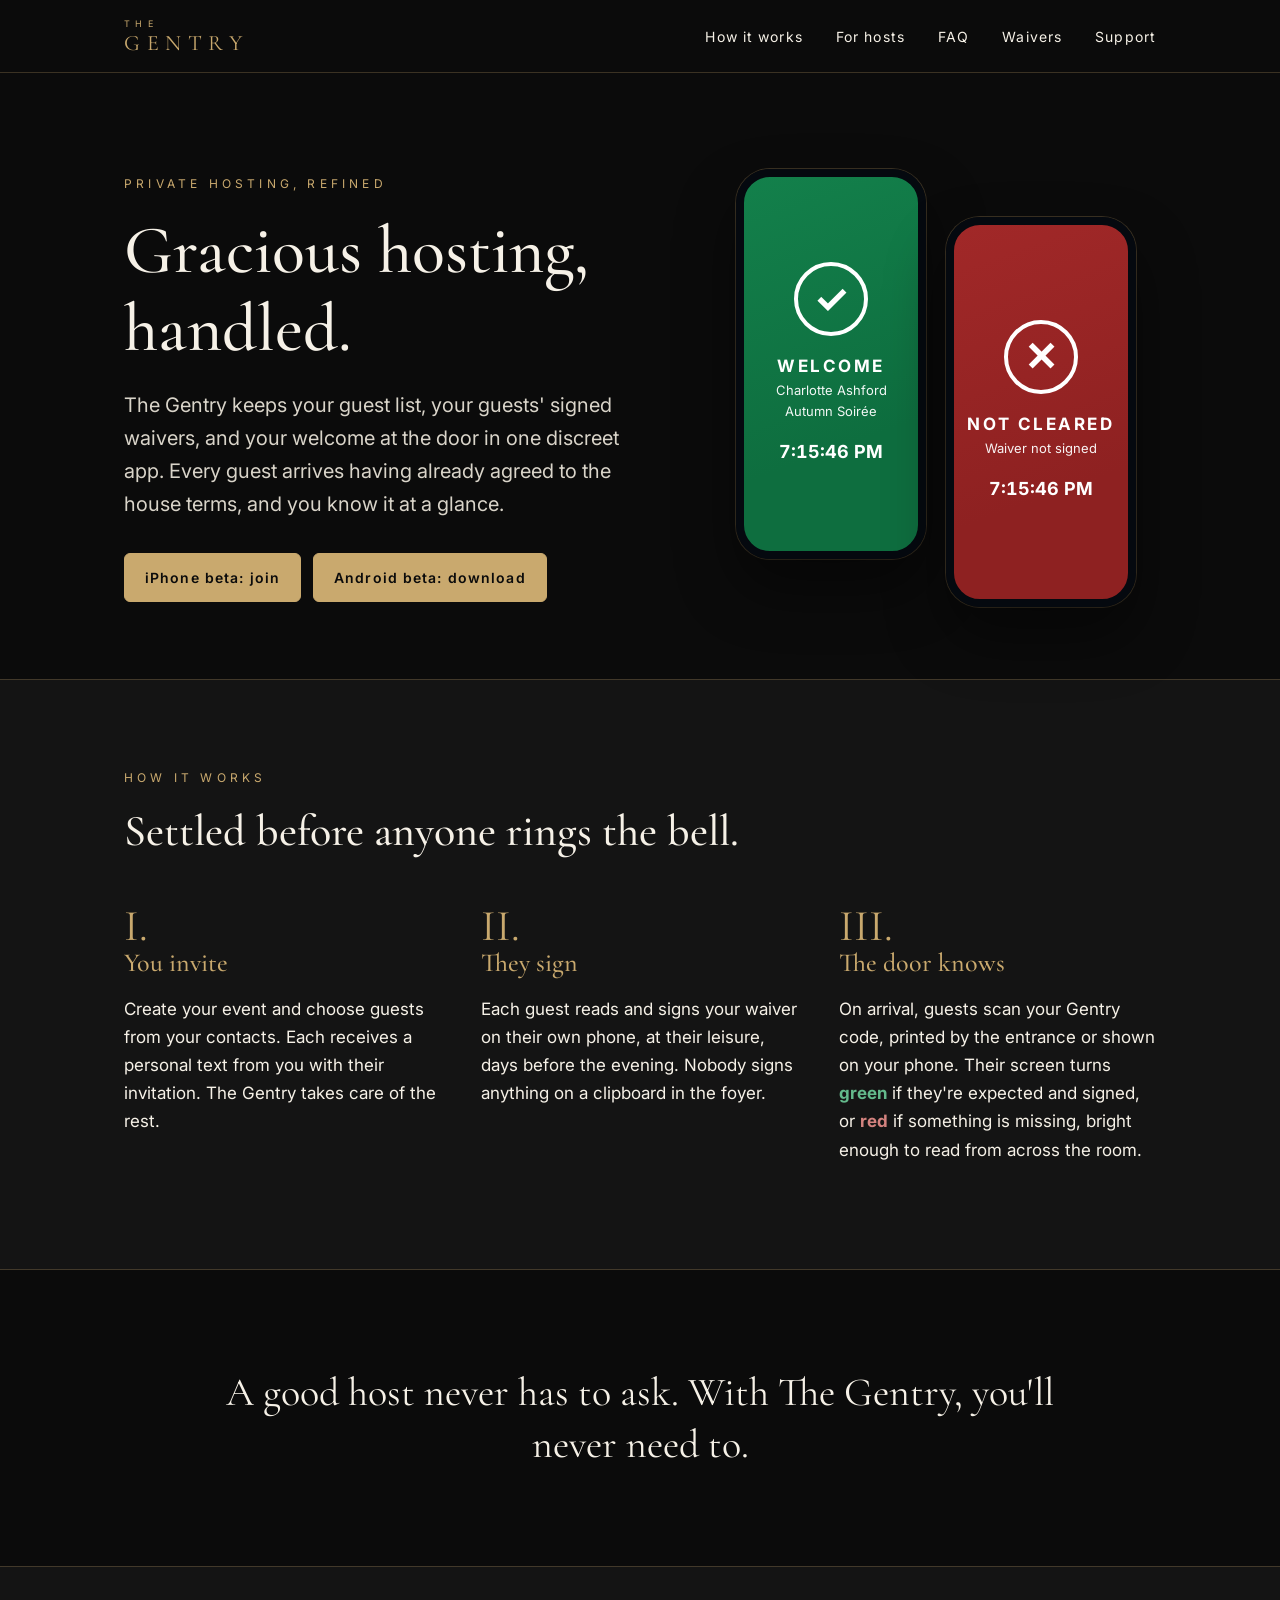
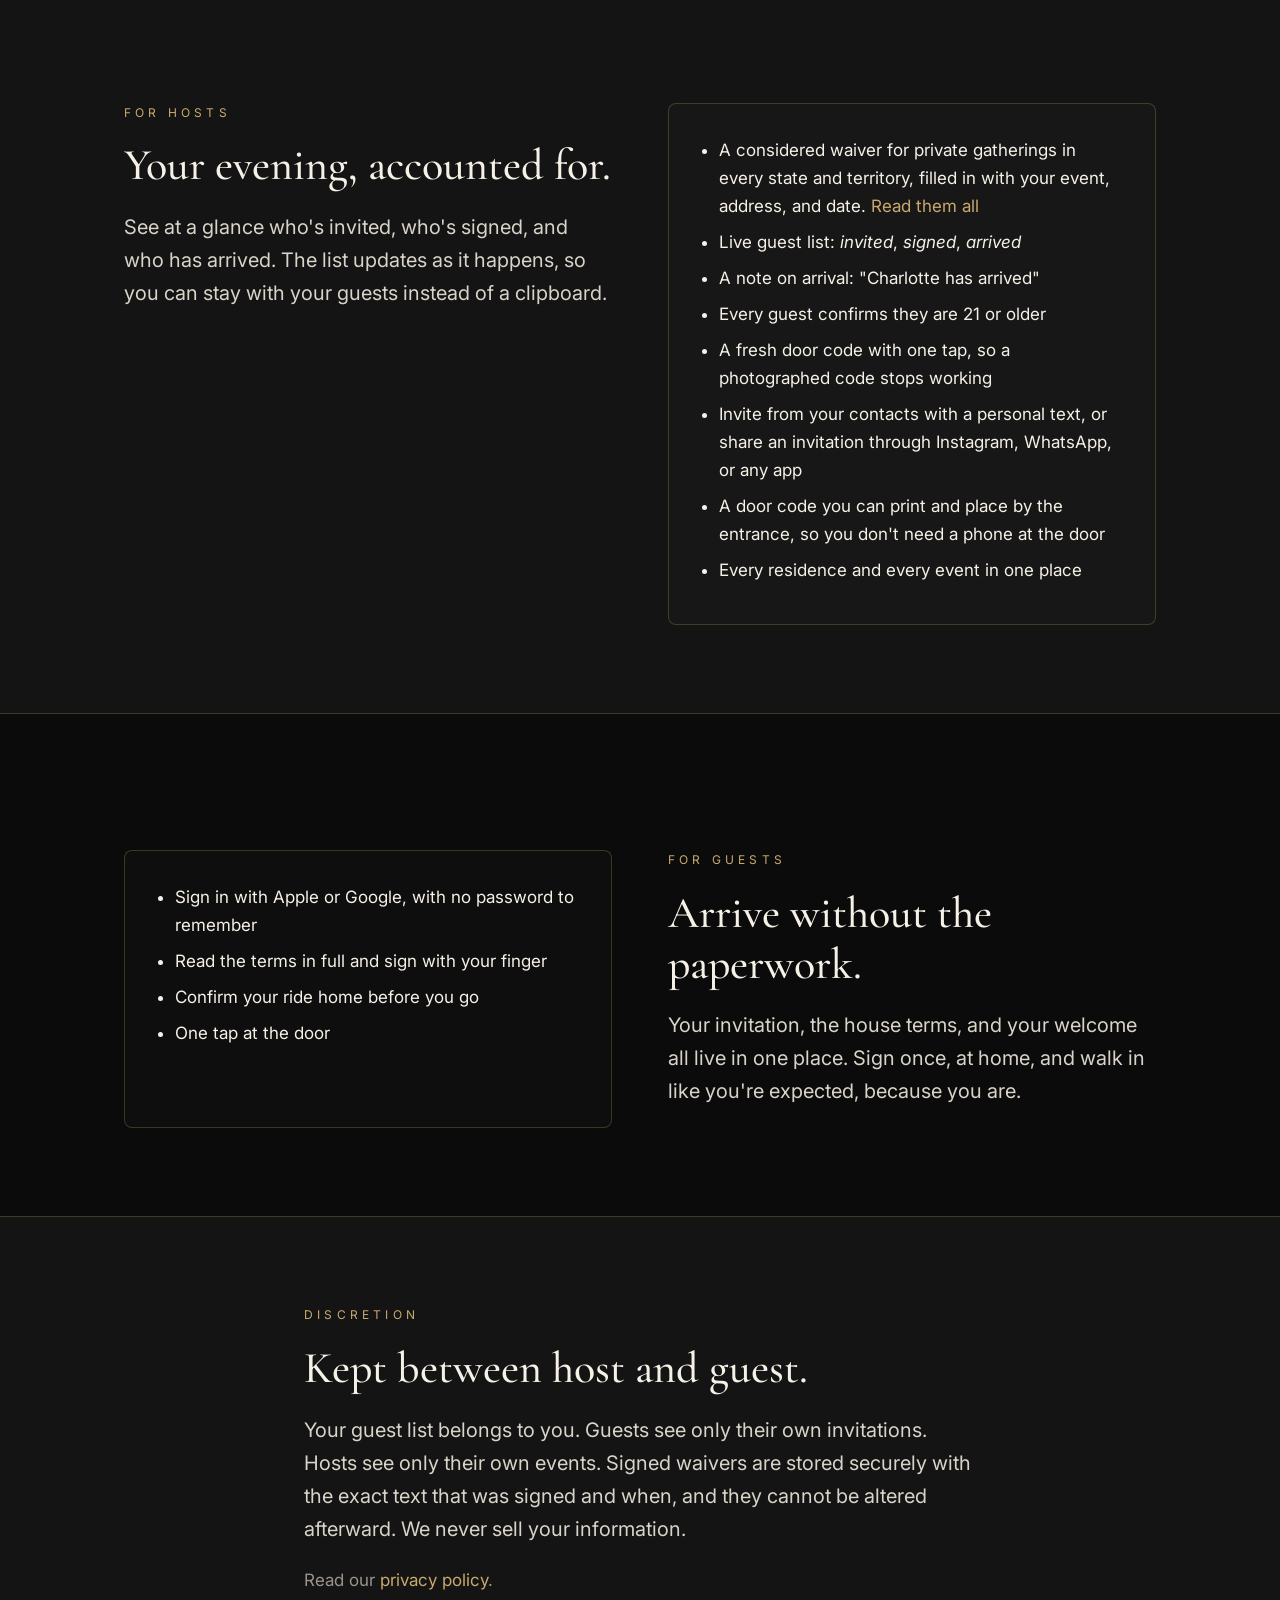
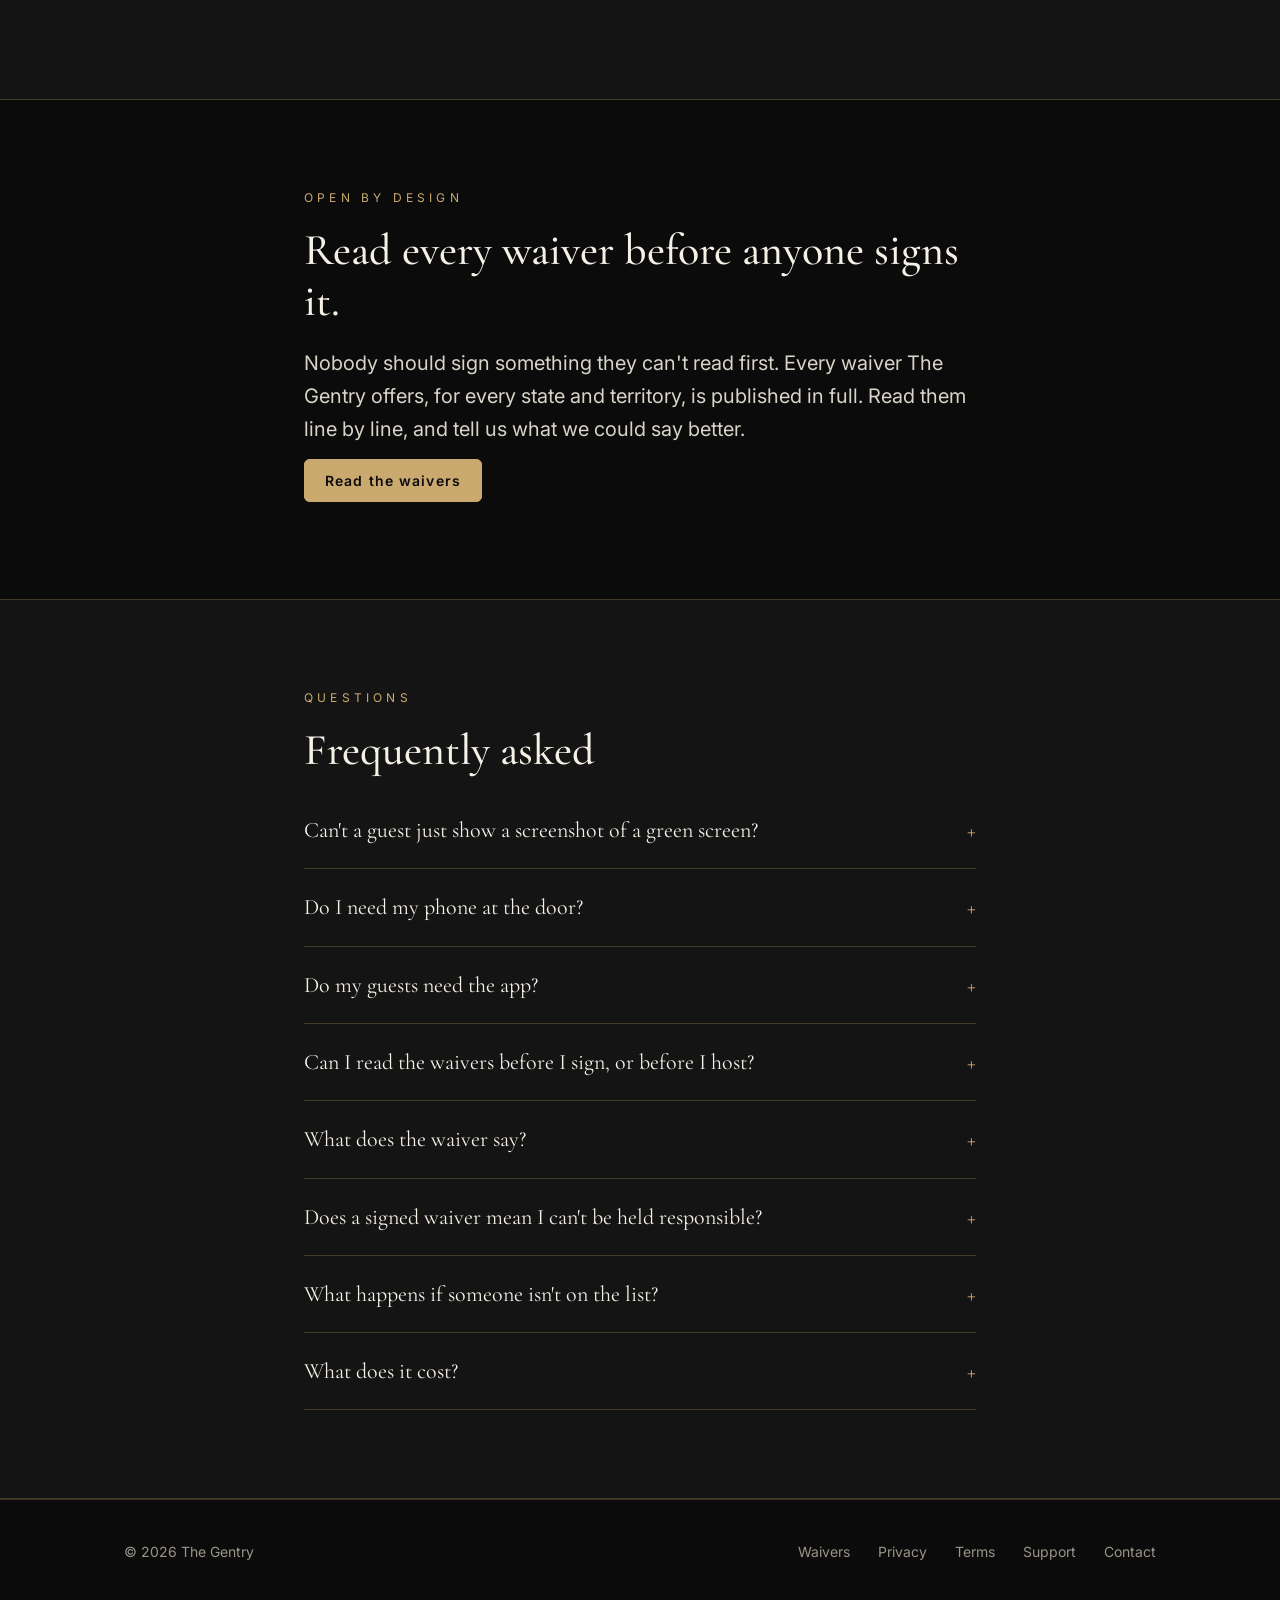
<file: index.html>
<!doctype html>
<html lang="en">
<head>
  <meta charset="utf-8">
  <meta name="viewport" content="width=device-width, initial-scale=1">
  <title>The Gentry — Gracious hosting, handled.</title>
  <meta name="description" content="The Gentry keeps your guest list, your guests' signed waivers, and your welcome at the door in one discreet app for iPhone and Android.">
  <meta property="og:title" content="The Gentry — Gracious hosting, handled.">
  <meta property="og:description" content="The guest list, the waiver, and the welcome — handled before anyone rings the bell.">
  <meta property="og:url" content="https://thegentry.app/">
  <meta name="theme-color" content="#0b0b0b">
  <link rel="icon" href="/favicon-32.png" sizes="32x32" type="image/png">
  <link rel="icon" href="/favicon-192.png" sizes="192x192" type="image/png">
  <link rel="apple-touch-icon" href="/apple-touch-icon.png">
  <link rel="preconnect" href="https://fonts.googleapis.com">
  <link rel="preconnect" href="https://fonts.gstatic.com" crossorigin>
  <link href="https://fonts.googleapis.com/css2?family=Cormorant+Garamond:wght@400;500;600&family=Inter:wght@400;500;600&display=swap" rel="stylesheet">
  <link rel="stylesheet" href="styles.css">
</head>
<body>

<header class="site">
  <div class="wrap">
    <a class="mark" href="/"><small>The</small>Gentry</a>
    <nav>
      <a class="hide-sm" href="#how">How it works</a>
      <a class="hide-sm" href="#hosts">For hosts</a>
      <a href="#faq">FAQ</a>
      <a href="/waivers/">Waivers</a>
      <a href="support.html">Support</a>
    </nav>
  </div>
</header>

<main>

  <section class="hero">
    <div class="wrap">
      <div>
        <div class="eyebrow">Private hosting, refined</div>
        <h1>Gracious hosting, handled.</h1>
        <p class="lede">The Gentry keeps your guest list, your guests' signed waivers, and your welcome at the door in one discreet app. Every guest arrives having already agreed to the house terms, and you know it at a glance.</p>
        <div class="badges">
          <a class="badge badge-link" href="/beta/">iPhone beta: join</a>
          <a class="badge badge-link" href="/beta/">Android beta: download</a>
        </div>
      </div>
      <div class="phones" aria-hidden="true">
        <div class="phone go">
          <div class="ring">✓</div>
          <strong>WELCOME</strong>
          <span>Charlotte Ashford</span>
          <span>Autumn Soirée</span>
          <div class="clock" data-clock>8:14:32 PM</div>
        </div>
        <div class="phone stop">
          <div class="ring">✕</div>
          <strong>NOT CLEARED</strong>
          <span>Waiver not signed</span>
          <div class="clock" data-clock>8:14:32 PM</div>
        </div>
      </div>
    </div>
  </section>

  <section class="alt" id="how">
    <div class="wrap">
      <div class="eyebrow">How it works</div>
      <h2>Settled before anyone rings the bell.</h2>
      <div class="grid-3">
        <div>
          <div class="step-no">I.</div>
          <h3>You invite</h3>
          <p>Create your event and choose guests from your contacts. Each receives a personal text from you with their invitation. The Gentry takes care of the rest.</p>
        </div>
        <div>
          <div class="step-no">II.</div>
          <h3>They sign</h3>
          <p>Each guest reads and signs your waiver on their own phone, at their leisure, days before the evening. Nobody signs anything on a clipboard in the foyer.</p>
        </div>
        <div>
          <div class="step-no">III.</div>
          <h3>The door knows</h3>
          <p>On arrival, guests scan your Gentry code, printed by the entrance or shown on your phone. Their screen turns <strong style="color:var(--go-text)">green</strong> if they're expected and signed, or <strong style="color:var(--stop-text)">red</strong> if something is missing, bright enough to read from across the room.</p>
        </div>
      </div>
    </div>
  </section>

  <section class="band">
    <div class="wrap">
      <p>A good host never has to ask. With The Gentry, you'll never need to.</p>
    </div>
  </section>

  <section class="alt" id="hosts">
    <div class="wrap">
      <div class="grid-2">
        <div>
          <div class="eyebrow">For hosts</div>
          <h2>Your evening, accounted for.</h2>
          <p class="lede">See at a glance who's invited, who's signed, and who has arrived. The list updates as it happens, so you can stay with your guests instead of a clipboard.</p>
        </div>
        <div class="card">
          <ul>
            <li>A considered waiver for private gatherings in every state and territory, filled in with your event, address, and date. <a href="/waivers/">Read them all</a></li>
            <li>Live guest list: <em>invited</em>, <em>signed</em>, <em>arrived</em></li>
            <li>A note on arrival: "Charlotte has arrived"</li>
            <li>Every guest confirms they are 21 or older</li>
            <li>A fresh door code with one tap, so a photographed code stops working</li>
            <li>Invite from your contacts with a personal text, or share an invitation through Instagram, WhatsApp, or any app</li>
            <li>A door code you can print and place by the entrance, so you don't need a phone at the door</li>
            <li>Every residence and every event in one place</li>
          </ul>
        </div>
      </div>
    </div>
  </section>

  <section id="guests">
    <div class="wrap">
      <div class="grid-2">
        <div class="card">
          <ul>
            <li>Sign in with Apple or Google, with no password to remember</li>
            <li>Read the terms in full and sign with your finger</li>
            <li>Confirm your ride home before you go</li>
            <li>One tap at the door</li>
          </ul>
        </div>
        <div>
          <div class="eyebrow">For guests</div>
          <h2>Arrive without the paperwork.</h2>
          <p class="lede">Your invitation, the house terms, and your welcome all live in one place. Sign once, at home, and walk in like you're expected, because you are.</p>
        </div>
      </div>
    </div>
  </section>

  <section class="alt">
    <div class="wrap narrow">
      <div class="eyebrow">Discretion</div>
      <h2>Kept between host and guest.</h2>
      <p class="lede">Your guest list belongs to you. Guests see only their own invitations. Hosts see only their own events. Signed waivers are stored securely with the exact text that was signed and when, and they cannot be altered afterward. We never sell your information.</p>
      <p class="muted">Read our <a href="privacy.html">privacy policy</a>.</p>
    </div>
  </section>

  <section id="open">
    <div class="wrap narrow">
      <div class="eyebrow">Open by design</div>
      <h2>Read every waiver before anyone signs it.</h2>
      <p class="lede">Nobody should sign something they can't read first. Every waiver The Gentry offers, for every state and territory, is published in full. Read them line by line, and tell us what we could say better.</p>
      <p><a class="badge badge-link" href="/waivers/">Read the waivers</a></p>
    </div>
  </section>

  <section id="faq" class="alt">
    <div class="wrap narrow">
      <div class="eyebrow">Questions</div>
      <h2>Frequently asked</h2>

      <details>
        <summary>Can't a guest just show a screenshot of a green screen?</summary>
        <p>Not convincingly. The welcome screen shows the guest's name, your event, and a live clock counting the seconds, and the host's own app records every arrival as it happens. A screenshot gives itself away.</p>
      </details>
      <details>
        <summary>Do I need my phone at the door?</summary>
        <p>No. Print your door code and place it in the foyer, or in a few places around the house. Guests scan it and their own phone turns green or red. You can watch arrivals from your phone if you like, but you don't have to.</p>
      </details>
      <details>
        <summary>Do my guests need the app?</summary>
        <p>Yes. Guests download The Gentry, sign in with Apple or Google, and sign your waiver in a minute or two. They only need to do it once per event.</p>
      </details>
      <details>
        <summary>Can I read the waivers before I sign, or before I host?</summary>
        <p>Yes, and we want you to. Every waiver The Gentry offers, for every state and territory, is published in full, with line numbers, at <a href="/waivers/">thegentry.app/waivers</a>. If something could be clearer or fairer, tell us from that page.</p>
      </details>
      <details>
        <summary>What does the waiver say?</summary>
        <p>You can <a href="/waivers/">read every waiver in full</a>, for every state and territory. The Gentry includes a standard release for private social gatherings. In it, guests acknowledge the ordinary risks of a party at a private home, take responsibility for their own consumption, commit to a safe ride home, and release the host from claims arising from ordinary negligence. You can read it in full in the app before you invite anyone.</p>
      </details>
      <details>
        <summary>Does a signed waiver mean I can't be held responsible?</summary>
        <p>No document can promise that. A signed waiver is a meaningful record that each guest understood and accepted the risks, but the law varies by state and doesn't let anyone waive certain kinds of responsibility, such as serving minors or gross negligence. The Gentry is a courtesy and a record, not legal advice or insurance. Speak with an attorney and your insurance agent about your own situation.</p>
      </details>
      <details>
        <summary>What happens if someone isn't on the list?</summary>
        <p>Their screen turns red with the reason, such as "Not on the guest list" or "Waiver not signed", so you or your staff can handle it gracefully.</p>
      </details>
      <details>
        <summary>What does it cost?</summary>
        <p>The Gentry is free while in early access.</p>
      </details>
    </div>
  </section>

</main>

<footer class="site">
  <div class="wrap">
    <span>© <span data-year>2026</span> The Gentry</span>
    <span>
      <a href="/waivers/">Waivers</a>
      <a href="privacy.html">Privacy</a>
      <a href="terms.html">Terms</a>
      <a href="support.html">Support</a>
    <a href="contact.html">Contact</a>
    </span>
  </div>
</footer>

<script>
  // Keep the mock phones' clocks live, as they are in the app.
  const fmt = new Intl.DateTimeFormat('en-US', { hour: 'numeric', minute: '2-digit', second: '2-digit' });
  const clocks = document.querySelectorAll('[data-clock]');
  const tick = () => clocks.forEach(c => (c.textContent = fmt.format(new Date())));
  tick();
  setInterval(tick, 1000);
  document.querySelector('[data-year]').textContent = new Date().getFullYear();
</script>
</body>
</html>
</file>
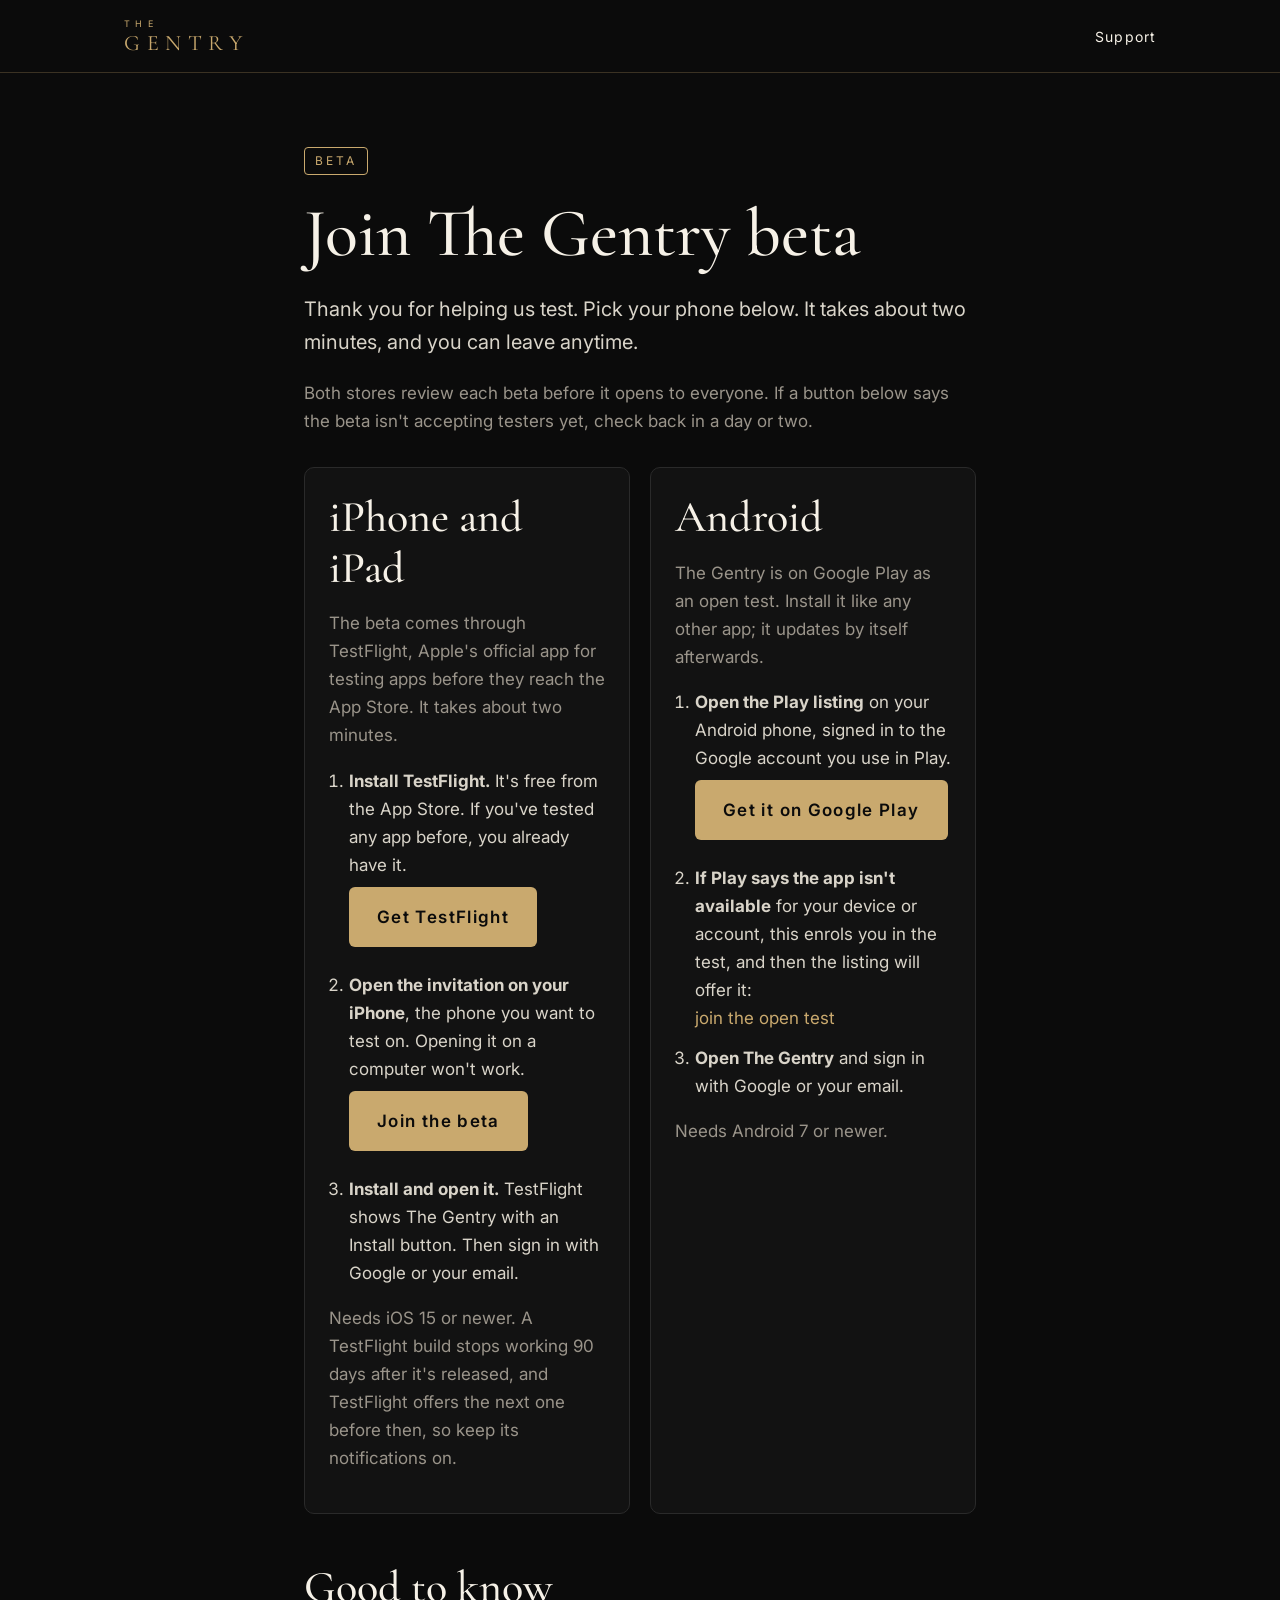
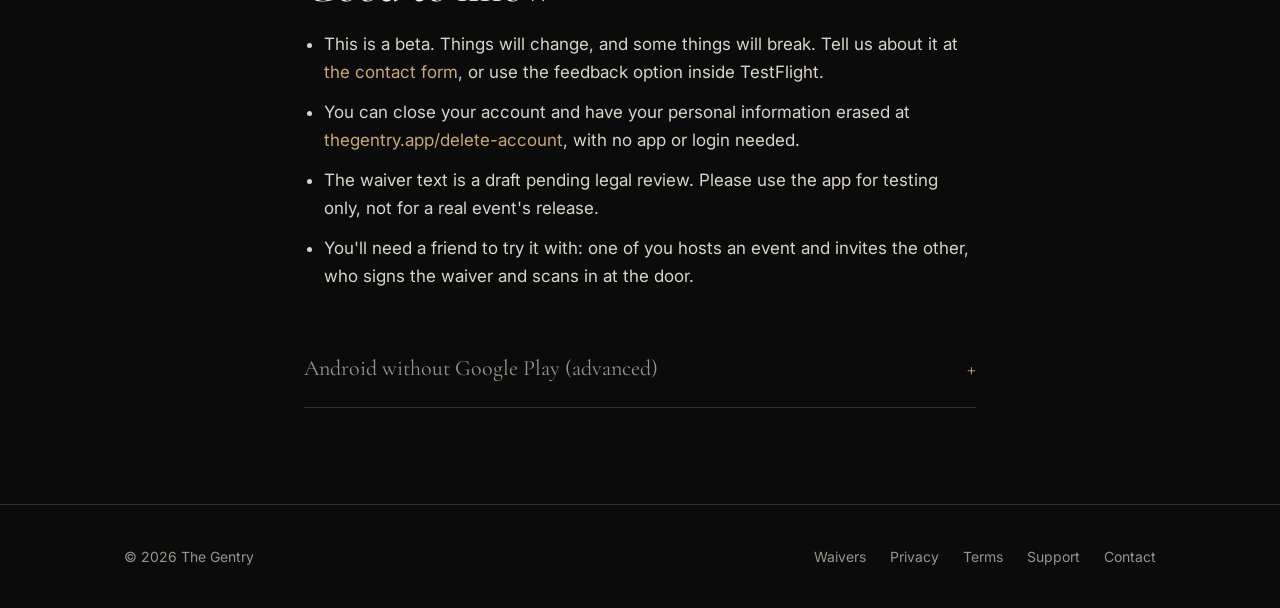
<file: beta/index.html>
<!doctype html>
<html lang="en">
<head>
  <meta charset="utf-8">
  <meta name="viewport" content="width=device-width, initial-scale=1">
  <title>Join The Gentry beta</title>
  <meta name="robots" content="noindex, nofollow">
  <meta name="theme-color" content="#0b0b0b">
  <link rel="icon" href="/favicon-32.png" sizes="32x32" type="image/png">
  <link rel="icon" href="/favicon-192.png" sizes="192x192" type="image/png">
  <link rel="apple-touch-icon" href="/apple-touch-icon.png">
  <link rel="preconnect" href="https://fonts.googleapis.com">
  <link rel="preconnect" href="https://fonts.gstatic.com" crossorigin>
  <link href="https://fonts.googleapis.com/css2?family=Cormorant+Garamond:wght@400;500;600&family=Inter:wght@400;500;600&display=swap" rel="stylesheet">
  <link rel="stylesheet" href="/styles.css">
  <style>
    .beta { padding: 72px 0 96px; }
    .tag { display: inline-block; border: 1px solid var(--gold); color: var(--gold); border-radius: 4px;
           padding: 3px 10px; font-size: 12px; letter-spacing: 0.25em; text-transform: uppercase; margin-bottom: 20px; }
    .dl { display: inline-block; background: var(--gold); color: var(--black); font-weight: 600; letter-spacing: 0.08em;
          padding: 16px 28px; border-radius: 6px; margin: 8px 0 12px; }
    .dl:hover { text-decoration: none; filter: brightness(1.08); }
    .steps { color: #d9d4c9; padding-left: 20px; }
    .steps li { margin-bottom: 12px; }
    code { word-break: break-all; font-size: 13px; color: var(--muted); }
    .stores { display: grid; grid-template-columns: 1fr 1fr; gap: 20px; margin: 32px 0 8px; }
    .store { border: 1px solid #2a2a2a; border-radius: 10px; padding: 24px; background: #121212; }
    .store h2 { margin-top: 0; }
    @media (max-width: 720px) { .stores { grid-template-columns: 1fr; } }
  </style>
</head>
<body>
<header class="site">
  <div class="wrap">
    <a class="mark" href="/"><small>The</small>Gentry</a>
    <nav><a href="/support.html">Support</a></nav>
  </div>
</header>

<main class="beta">
  <div class="wrap narrow">
    <span class="tag">Beta</span>
    <h1>Join The Gentry beta</h1>
    <p class="lede">Thank you for helping us test. Pick your phone below. It takes about two minutes, and you can leave anytime.</p>
    <p class="muted">Both stores review each beta before it opens to everyone. If a button below says the beta isn't accepting testers yet, check back in a day or two.</p>

    <div class="stores">
      <section class="store">
        <h2>iPhone and iPad</h2>
        <p class="muted" style="margin-top:0;">The beta comes through TestFlight, Apple's official app for testing apps before they reach the App Store. It takes about two minutes.</p>
        <ol class="steps">
          <li><strong>Install TestFlight.</strong> It's free from the App Store. If you've tested any app before, you already have it.<br>
            <a class="dl" href="https://apps.apple.com/app/testflight/id899247664">Get TestFlight</a></li>
          <li><strong>Open the invitation on your iPhone</strong>, the phone you want to test on. Opening it on a computer won't work.<br>
            <a class="dl" href="https://testflight.apple.com/join/vTaCb3FZ">Join the beta</a></li>
          <li><strong>Install and open it.</strong> TestFlight shows The Gentry with an Install button. Then sign in with Google or your email.</li>
        </ol>
        <p class="muted">Needs iOS 15 or newer. A TestFlight build stops working 90 days after it's released, and TestFlight offers the next one before then, so keep its notifications on.</p>
      </section>

      <section class="store">
        <h2>Android</h2>
        <p class="muted" style="margin-top:0;">The Gentry is on Google Play as an open test. Install it like any other app; it updates by itself afterwards.</p>
        <ol class="steps">
          <li><strong>Open the Play listing</strong> on your Android phone, signed in to the Google account you use in Play.<br>
            <a class="dl" href="https://play.google.com/store/apps/details?id=app.thegentry.gentry">Get it on Google Play</a></li>
          <li><strong>If Play says the app isn't available</strong> for your device or account, this enrols you in the test, and then the listing will offer it:<br>
            <a href="https://play.google.com/apps/testing/app.thegentry.gentry">join the open test</a></li>
          <li><strong>Open The Gentry</strong> and sign in with Google or your email.</li>
        </ol>
        <p class="muted">Needs Android 7 or newer.</p>
      </section>
    </div>

    <h2 style="margin-top:48px;">Good to know</h2>
    <ul class="steps">
      <li>This is a beta. Things will change, and some things will break. Tell us about it at <a href="/contact.html?topic=support">the contact form</a>, or use the feedback option inside TestFlight.</li>
      <li>You can close your account and have your personal information erased at <a href="/delete-account.html">thegentry.app/delete-account</a>, with no app or login needed.</li>
      <li>The waiver text is a draft pending legal review. Please use the app for testing only, not for a real event's release.</li>
      <li>You'll need a friend to try it with: one of you hosts an event and invites the other, who signs the waiver and scans in at the door.</li>
    </ul>

    <details style="margin-top:40px;">
      <summary class="muted">Android without Google Play (advanced)</summary>
      <p class="muted" style="margin-top:12px;">You can install the app file directly. Android will ask you to allow installs from your browser for this one install, and Play Protect may warn that it's from an unknown developer: choose <strong>Install anyway</strong>. This file doesn't update itself.</p>
      <a class="dl" href="https://github.com/kcox920/thegentry-site/releases/latest/download/TheGentry-beta.apk">Download the Android file (26 MB)</a>
      <p class="muted">Its SHA-256 fingerprint should be:</p>
      <p><code>1c6086ad4908f41c76e72efb9d1c100e45178d9aaed353cdeb91cd47f756c5dc</code></p>
    </details>
  </div>
</main>

<footer class="site">
  <div class="wrap">
    <span>© 2026 The Gentry</span>
    <span><a href="/waivers/">Waivers</a><a href="/privacy.html">Privacy</a><a href="/terms.html">Terms</a><a href="/support.html">Support</a><a href="/contact.html">Contact</a></span>
  </div>
</footer>
</body>
</html>
</file>
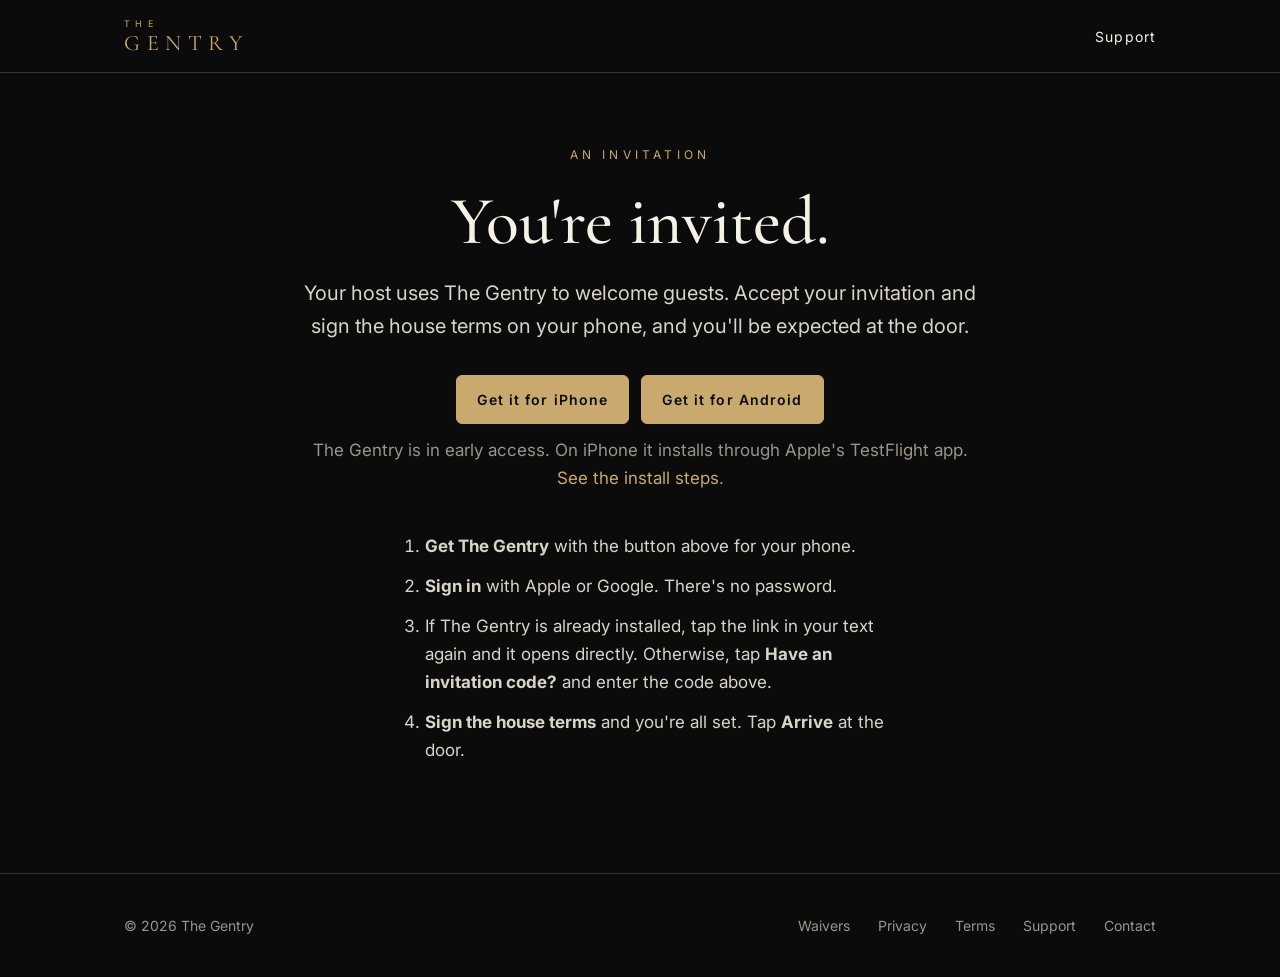
<file: i/index.html>
<!doctype html>
<html lang="en">
<head>
  <meta charset="utf-8">
  <meta name="viewport" content="width=device-width, initial-scale=1">
  <title>You're Invited — The Gentry</title>
  <meta name="description" content="You've been invited to a private gathering on The Gentry.">
  <meta name="robots" content="noindex">
  <meta property="og:title" content="You're invited">
  <meta property="og:description" content="Accept your invitation and sign the house terms with The Gentry.">
  <meta name="theme-color" content="#0b0b0b">
  <link rel="icon" href="/favicon-32.png" sizes="32x32" type="image/png">
  <link rel="icon" href="/favicon-192.png" sizes="192x192" type="image/png">
  <link rel="apple-touch-icon" href="/apple-touch-icon.png">
  <link rel="preconnect" href="https://fonts.googleapis.com">
  <link rel="preconnect" href="https://fonts.gstatic.com" crossorigin>
  <link href="https://fonts.googleapis.com/css2?family=Cormorant+Garamond:wght@400;500;600&family=Inter:wght@400;500;600&display=swap" rel="stylesheet">
  <link rel="stylesheet" href="/styles.css">
  <style>
    .invite { text-align: center; padding: 72px 0 96px; }
    .code {
      display: inline-block;
      font-family: var(--sans);
      font-size: clamp(28px, 8vw, 40px);
      letter-spacing: 0.25em;
      color: var(--gold);
      border: 1px solid var(--gold);
      border-radius: 8px;
      padding: 16px 20px 16px 28px;
      margin: 16px 0 8px;
      font-variant-numeric: tabular-nums;
    }
    .steps { text-align: left; max-width: 30em; margin: 40px auto 0; color: #d9d4c9; }
    .steps li { margin-bottom: 12px; }
    button.copy {
      background: none; border: 0; color: var(--muted); cursor: pointer;
      font: inherit; font-size: 14px; text-decoration: underline;
    }
  </style>
</head>
<body>

<header class="site">
  <div class="wrap">
    <a class="mark" href="/"><small>The</small>Gentry</a>
    <nav><a href="/support.html">Support</a></nav>
  </div>
</header>

<main class="invite">
  <div class="wrap narrow">
    <div class="eyebrow">An invitation</div>
    <h1>You're invited.</h1>
    <p class="lede" style="margin: 0 auto;">Your host uses The Gentry to welcome guests. Accept your invitation and sign the house terms on your phone, and you'll be expected at the door.</p>

    <div id="has-code" hidden>
      <hr class="rule" style="margin: 40px auto;">
      <p class="muted">Your invitation code</p>
      <div class="code" id="code"></div>
      <div><button class="copy" id="copy" type="button">Copy code</button></div>
    </div>

    <div class="badges" style="justify-content:center;">
      <a class="badge badge-link" id="get-ios" href="https://testflight.apple.com/join/vTaCb3FZ">Get it for iPhone</a>
      <a class="badge badge-link" id="get-android" href="https://play.google.com/store/apps/details?id=app.thegentry.gentry">Get it for Android</a>
    </div>
    <p class="muted" style="margin-top:12px;">The Gentry is in early access. On iPhone it installs through Apple's TestFlight app. <a href="/beta/">See the install steps</a>.</p>

    <ol class="steps">
      <li><strong>Get The Gentry</strong> with the button above for your phone.</li>
      <li><strong>Sign in</strong> with Apple or Google. There's no password.</li>
      <li>If The Gentry is already installed, tap the link in your text again and it opens directly. Otherwise, tap <strong>Have an invitation code?</strong> and enter the code above.</li>
      <li><strong>Sign the house terms</strong> and you're all set. Tap <strong>Arrive</strong> at the door.</li>
    </ol>
  </div>
</main>

<footer class="site">
  <div class="wrap">
    <span>© 2026 The Gentry</span>
    <span>
      <a href="/waivers/">Waivers</a>
      <a href="/privacy.html">Privacy</a>
      <a href="/terms.html">Terms</a>
      <a href="/support.html">Support</a>
    <a href="/contact.html">Contact</a>
    </span>
  </div>
</footer>

<script>
  // Put the button for the visitor's own phone first.
  {
    const ua = navigator.userAgent;
    const ios = document.getElementById('get-ios'), android = document.getElementById('get-android');
    if (/Android/i.test(ua)) android.parentNode.prepend(android);
    else if (/iPhone|iPad|iPod/i.test(ua)) ios.parentNode.prepend(ios);
  }
  // Only show codes in the expected format.
  const code = (new URLSearchParams(location.search).get('c') || '').toUpperCase();
  if (/^[2-9A-HJKMNP-Z]{10}$/.test(code)) {
    document.getElementById('code').textContent = code;
    document.getElementById('has-code').hidden = false;
    document.getElementById('copy').addEventListener('click', async (e) => {
      try {
        await navigator.clipboard.writeText(code);
        e.target.textContent = 'Copied';
      } catch {
        e.target.textContent = 'Select the code above to copy it';
      }
    });
  }
</script>
</body>
</html>
</file>
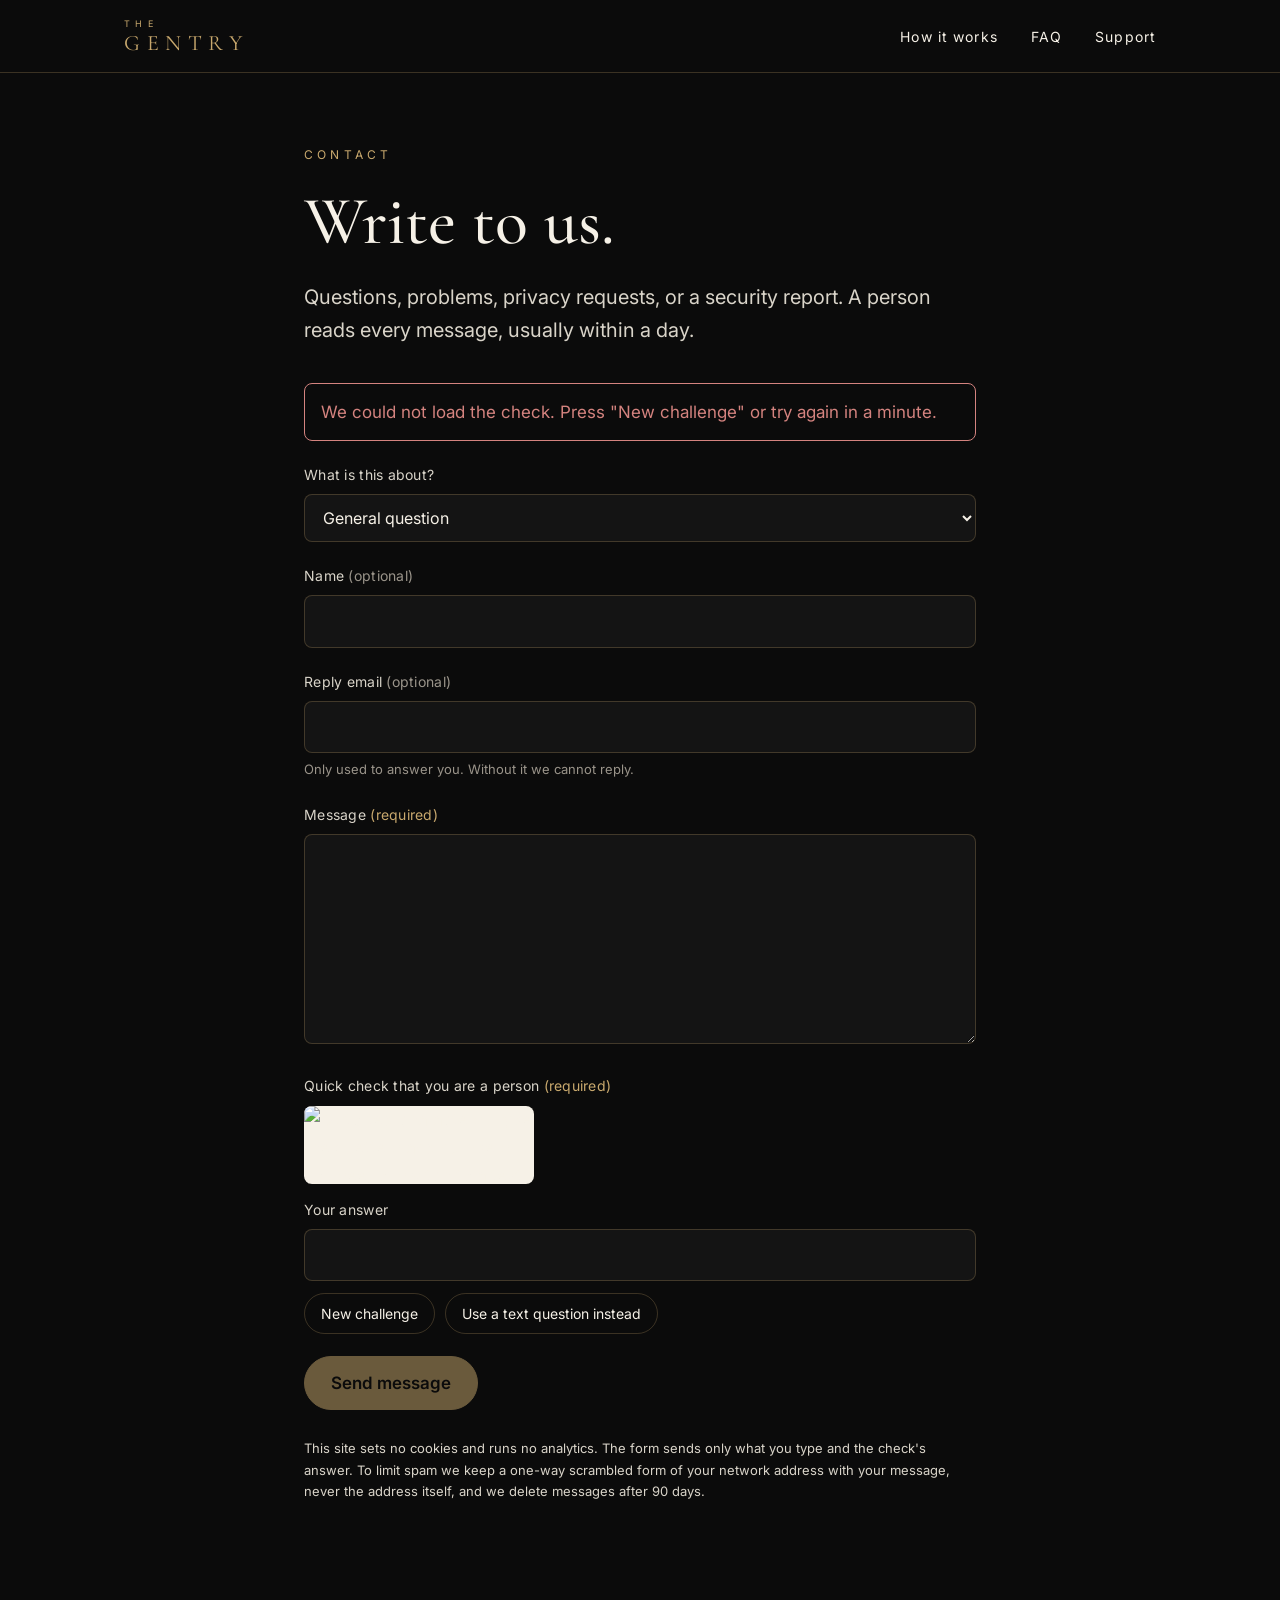
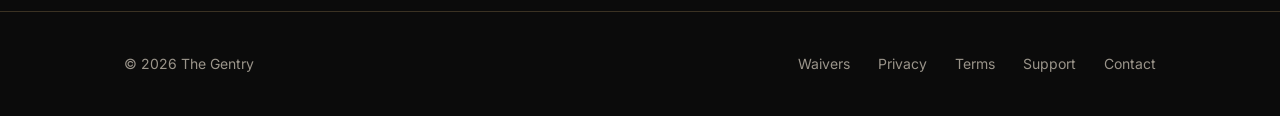
<file: contact.html>
<!doctype html>
<html lang="en">
<head>
  <meta charset="utf-8">
  <meta name="viewport" content="width=device-width, initial-scale=1">
  <title>Contact — The Gentry</title>
  <meta name="description" content="Send a message to The Gentry.">
  <meta name="theme-color" content="#0b0b0b">
  <link rel="icon" href="/favicon-32.png" sizes="32x32" type="image/png">
  <link rel="icon" href="/favicon-192.png" sizes="192x192" type="image/png">
  <link rel="apple-touch-icon" href="/apple-touch-icon.png">
  <link rel="preconnect" href="https://fonts.googleapis.com">
  <link rel="preconnect" href="https://fonts.gstatic.com" crossorigin>
  <link href="https://fonts.googleapis.com/css2?family=Cormorant+Garamond:wght@400;500;600&family=Inter:wght@400;500;600&display=swap" rel="stylesheet">
  <link rel="stylesheet" href="styles.css">
</head>
<body>

<header class="site">
  <div class="wrap">
    <a class="mark" href="/"><small>The</small>Gentry</a>
    <nav>
      <a class="hide-sm" href="/#how">How it works</a>
      <a href="/#faq">FAQ</a>
      <a href="support.html">Support</a>
    </nav>
  </div>
</header>

<main class="doc">
  <div class="wrap narrow">
    <div class="eyebrow">Contact</div>
    <h1>Write to us.</h1>
    <p class="lede">Questions, problems, privacy requests, or a security report. A person reads every message, usually within a day.</p>

    <form id="contact-form" class="form" novalidate>
      <div id="form-status" class="form-status" role="status" aria-live="polite" tabindex="-1"></div>
      <div class="field"><label for="f-topic">What is this about?</label>
        <select id="f-topic" name="topic">
          <option value="general">General question</option>
          <option value="support">Help with the app</option>
          <option value="privacy">Privacy, my data, or deleting my account</option>
          <option value="security">Security report</option>
          <option value="waiver">A waiver's wording</option>
          <option value="press">Press or partnerships</option>
        </select></div>
      <div class="field"><label for="f-name">Name <span class="opt">(optional)</span></label><input id="f-name" name="name" type="text" maxlength="80" autocomplete="name"></div>
      <div class="field"><label for="f-email">Reply email <span class="opt">(optional)</span></label><input id="f-email" name="email" type="email" maxlength="254" autocomplete="email" aria-describedby="f-email-help e-email"><p id="f-email-help" class="help">Only used to answer you. Without it we cannot reply.</p><p id="e-email" class="err" hidden></p></div>
      <div class="field" id="about-field" hidden><label for="f-about">About</label><input id="f-about" name="about" type="text" maxlength="300" readonly></div>
      <div class="field"><label for="f-message">Message <span class="req">(required)</span></label><textarea id="f-message" name="message" rows="7" maxlength="2000" required aria-describedby="e-message"></textarea><p id="e-message" class="err" hidden></p></div>
      <div class="field hp" aria-hidden="true"><label for="f-website">Leave this field empty</label><input id="f-website" name="website" type="text" tabindex="-1" autocomplete="off"></div>
      <fieldset class="field captcha"><legend>Quick check that you are a person <span class="req">(required)</span></legend>
        <div class="captcha-box"><img id="captcha-img" class="captcha-img" alt="Distorted characters. Type the 5 letters and numbers you see, or switch to a text question." width="230" height="78" hidden><p id="captcha-q" class="captcha-q" hidden></p></div>
        <label for="f-captcha">Your answer</label><input id="f-captcha" name="captcha" type="text" maxlength="40" autocomplete="off" autocapitalize="characters" spellcheck="false" required aria-describedby="e-captcha"><p id="e-captcha" class="err" hidden></p>
        <div class="captcha-actions"><button type="button" id="captcha-new" class="btn small">New challenge</button><button type="button" id="captcha-mode" class="btn small" aria-pressed="false">Use a text question instead</button></div>
      </fieldset>
      <button type="submit" id="send" class="btn primary" disabled>Send message</button>
      <noscript><p class="err">This form needs JavaScript for the check. Without it we cannot accept messages here.</p></noscript>
    </form>
    <p class="fine">This site sets no cookies and runs no analytics. The form sends only what you type and the check's answer. To limit spam we keep a one-way scrambled form of your network address with your message, never the address itself, and we delete messages after 90 days.</p>
  </div>
</main>

<footer class="site">
  <div class="wrap">
    <span>© 2026 The Gentry</span>
    <span>
      <a href="/waivers/">Waivers</a>
      <a href="privacy.html">Privacy</a>
      <a href="terms.html">Terms</a>
      <a href="support.html">Support</a>
    <a href="contact.html">Contact</a>
    </span>
  </div>
</footer>
<script src="/contact.js"></script>
</body>
</html>
</file>
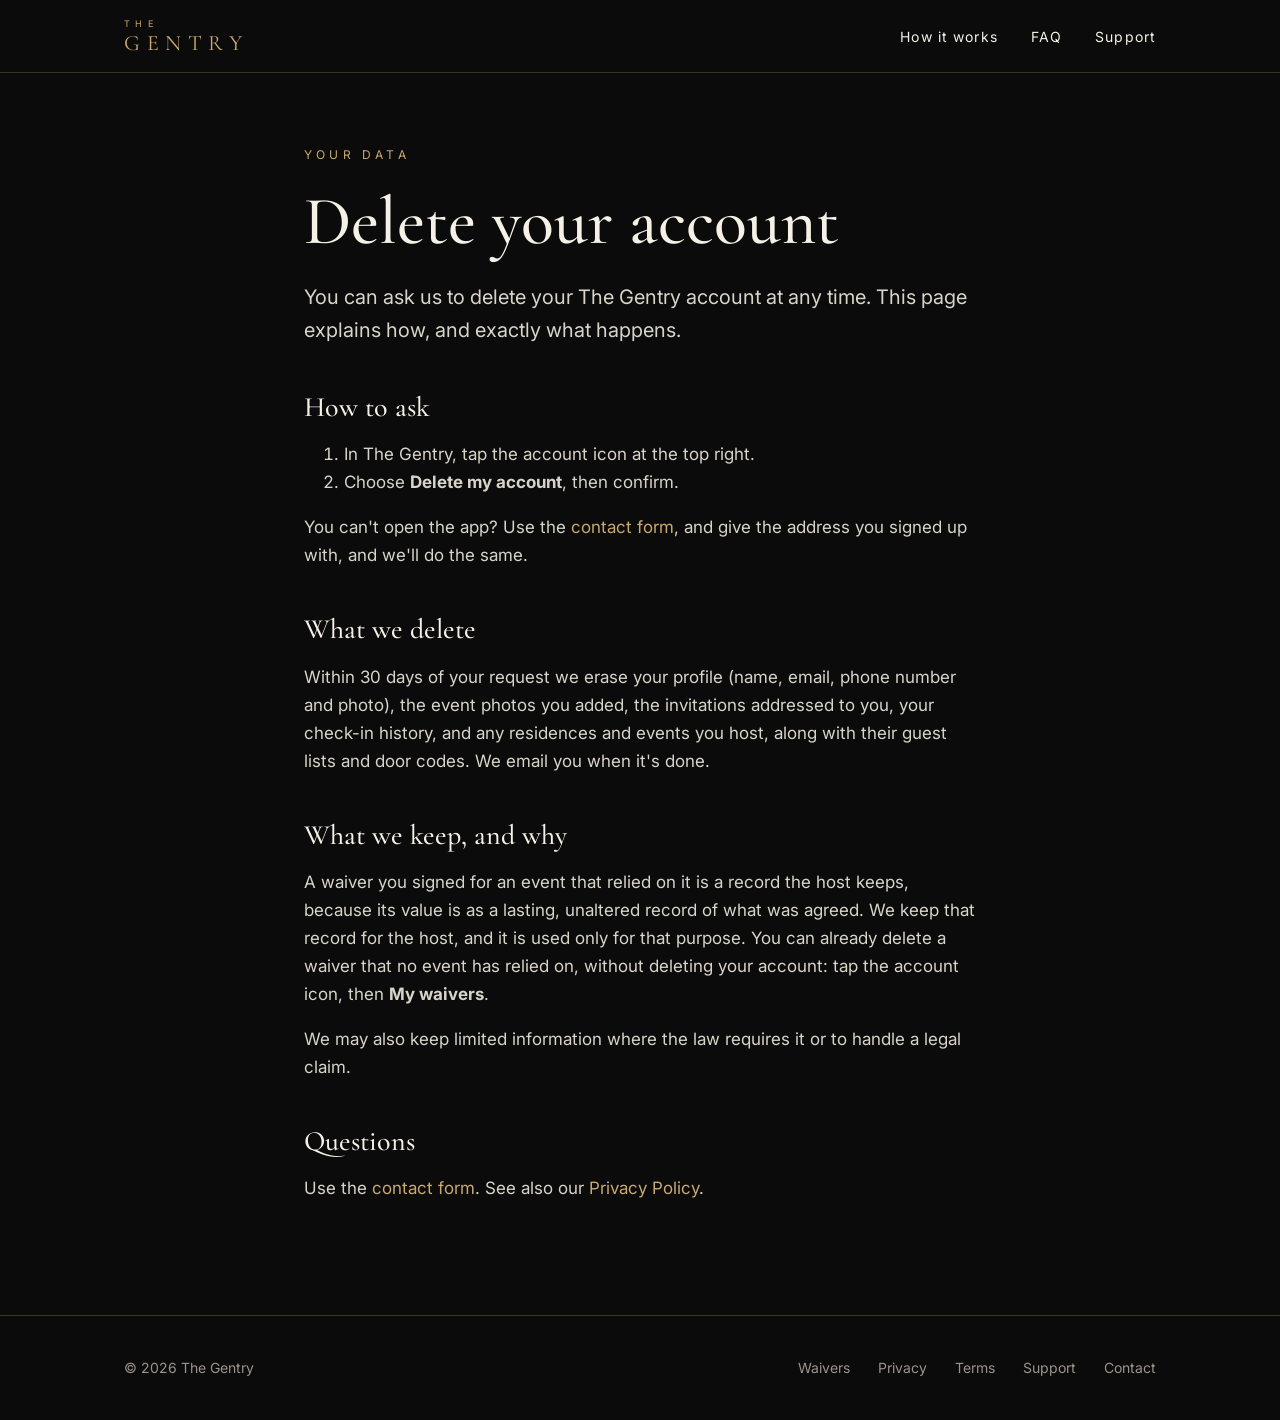
<file: delete-account.html>
<!doctype html>
<html lang="en">
<head>
  <meta charset="utf-8">
  <meta name="viewport" content="width=device-width, initial-scale=1">
  <title>Delete your account | The Gentry</title>
  <meta name="description" content="How to delete your The Gentry account and what happens to your data.">
  <meta name="theme-color" content="#0b0b0b">
  <link rel="icon" href="/favicon-32.png" sizes="32x32" type="image/png">
  <link rel="icon" href="/favicon-192.png" sizes="192x192" type="image/png">
  <link rel="apple-touch-icon" href="/apple-touch-icon.png">
  <link rel="preconnect" href="https://fonts.googleapis.com">
  <link rel="preconnect" href="https://fonts.gstatic.com" crossorigin>
  <link href="https://fonts.googleapis.com/css2?family=Cormorant+Garamond:wght@400;500;600&family=Inter:wght@400;500;600&display=swap" rel="stylesheet">
  <link rel="stylesheet" href="styles.css">
</head>
<body>

<header class="site">
  <div class="wrap">
    <a class="mark" href="/"><small>The</small>Gentry</a>
    <nav>
      <a class="hide-sm" href="/#how">How it works</a>
      <a href="/#faq">FAQ</a>
      <a href="support.html">Support</a>
    </nav>
  </div>
</header>

<main class="doc">
  <div class="wrap narrow">
    <div class="eyebrow">Your data</div>
    <h1>Delete your account</h1>
    <p class="lede">You can ask us to delete your The Gentry account at any time. This page explains how, and exactly what happens.</p>

    <h2>How to ask</h2>
    <ol>
      <li>In The Gentry, tap the account icon at the top right.</li>
      <li>Choose <strong>Delete my account</strong>, then confirm.</li>
    </ol>
    <p>You can't open the app? Use the <a href="/contact.html?topic=privacy">contact form</a>, and give the address you signed up with, and we'll do the same.</p>

    <h2>What we delete</h2>
    <p>Within 30 days of your request we erase your profile (name, email, phone number and photo), the event photos you added, the invitations addressed to you, your check-in history, and any residences and events you host, along with their guest lists and door codes. We email you when it's done.</p>

    <h2>What we keep, and why</h2>
    <p>A waiver you signed for an event that relied on it is a record the host keeps, because its value is as a lasting, unaltered record of what was agreed. We keep that record for the host, and it is used only for that purpose. You can already delete a waiver that no event has relied on, without deleting your account: tap the account icon, then <strong>My waivers</strong>.</p>
    <p>We may also keep limited information where the law requires it or to handle a legal claim.</p>

    <h2>Questions</h2>
    <p>Use the <a href="/contact.html?topic=privacy">contact form</a>. See also our <a href="privacy.html">Privacy Policy</a>.</p>
  </div>
</main>

<footer class="site">
  <div class="wrap">
    <span>© 2026 The Gentry</span>
    <span>
      <a href="/waivers/">Waivers</a>
      <a href="privacy.html">Privacy</a>
      <a href="terms.html">Terms</a>
      <a href="support.html">Support</a>
    <a href="contact.html">Contact</a>
    </span>
  </div>
</footer>
</body>
</html>
</file>
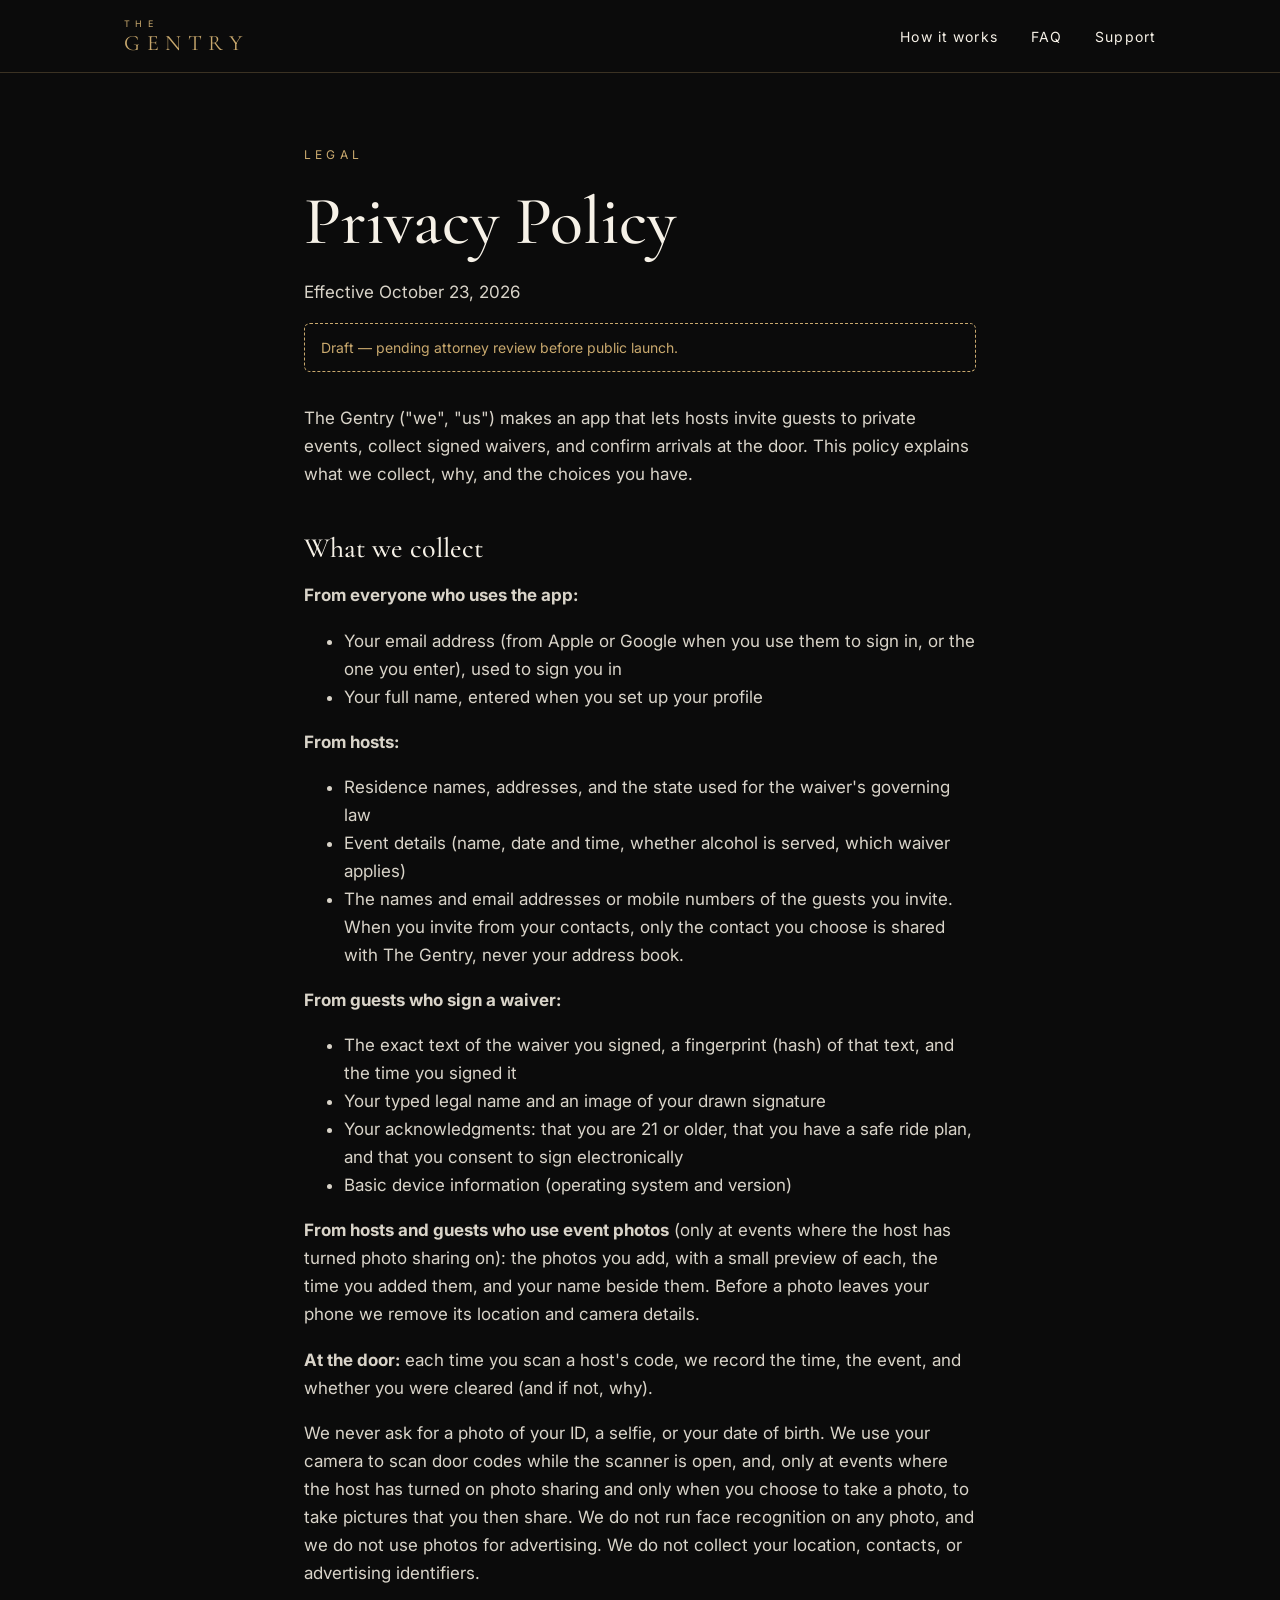
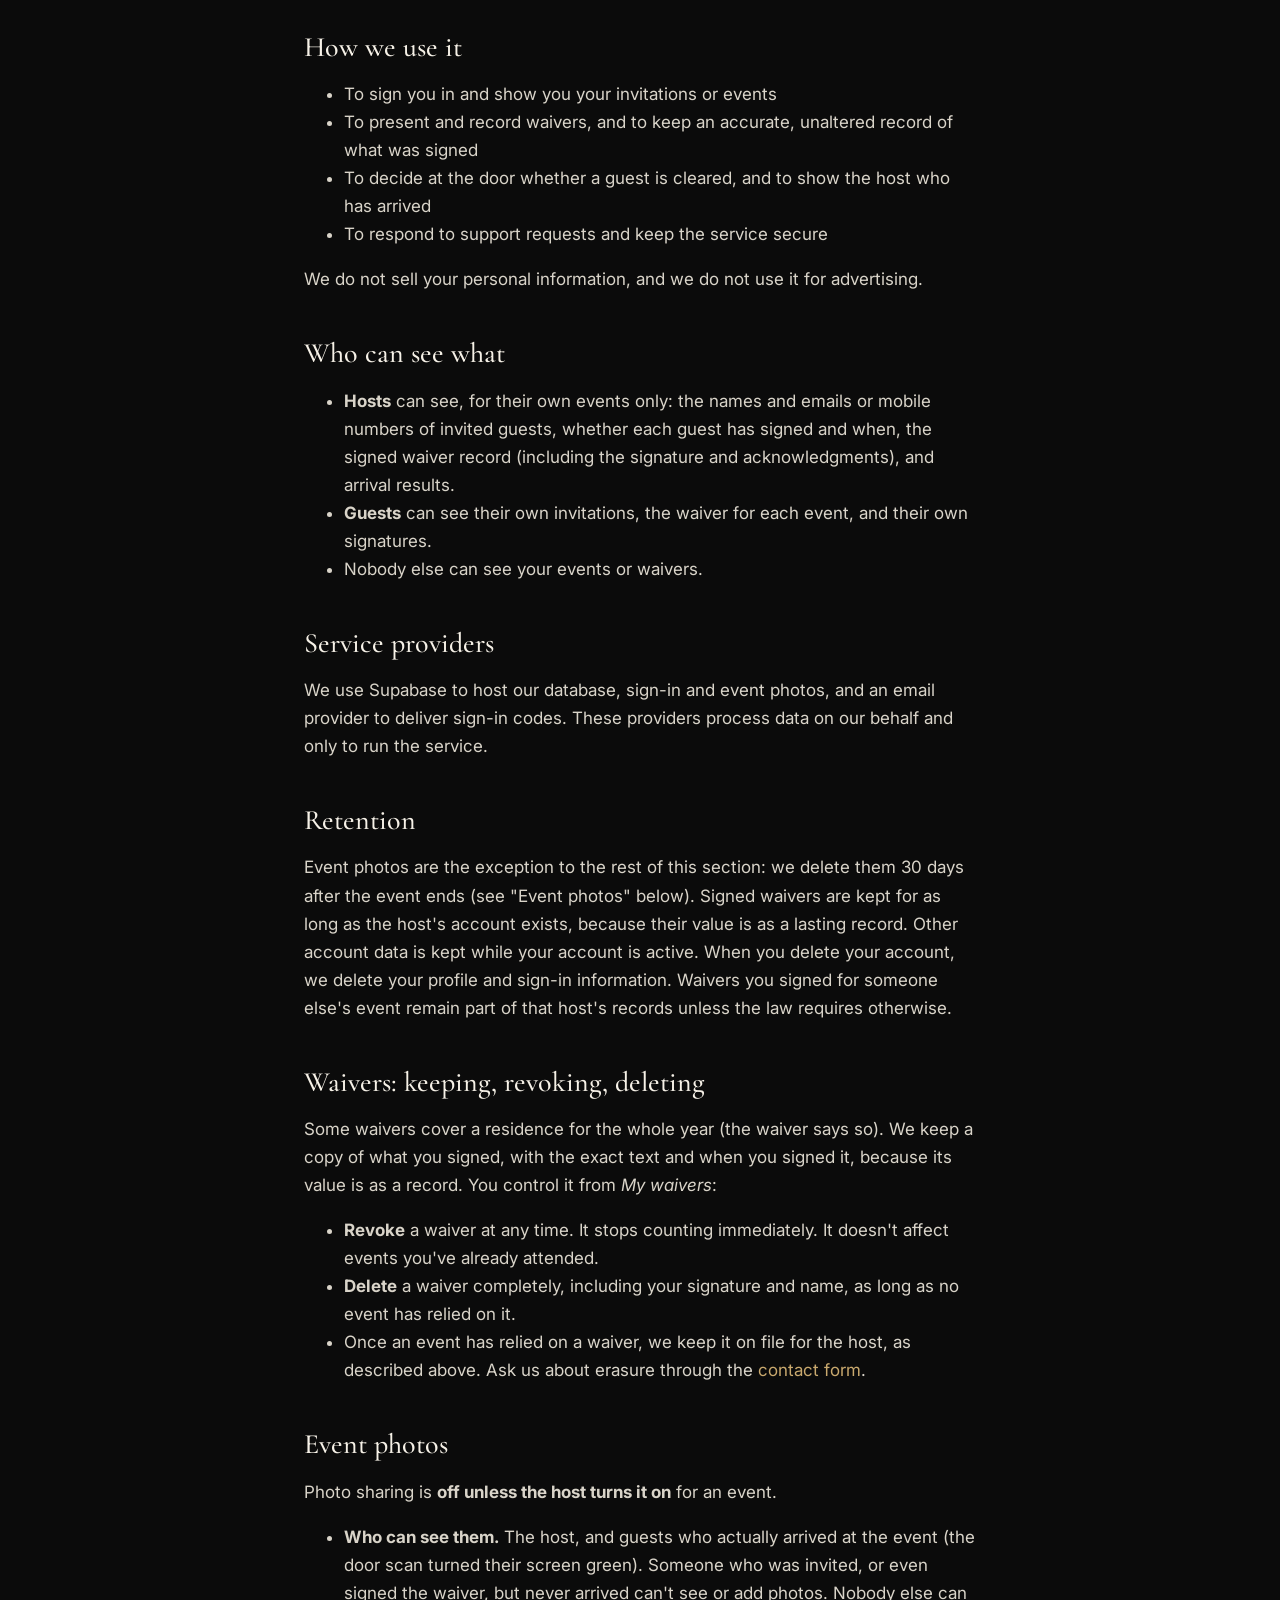
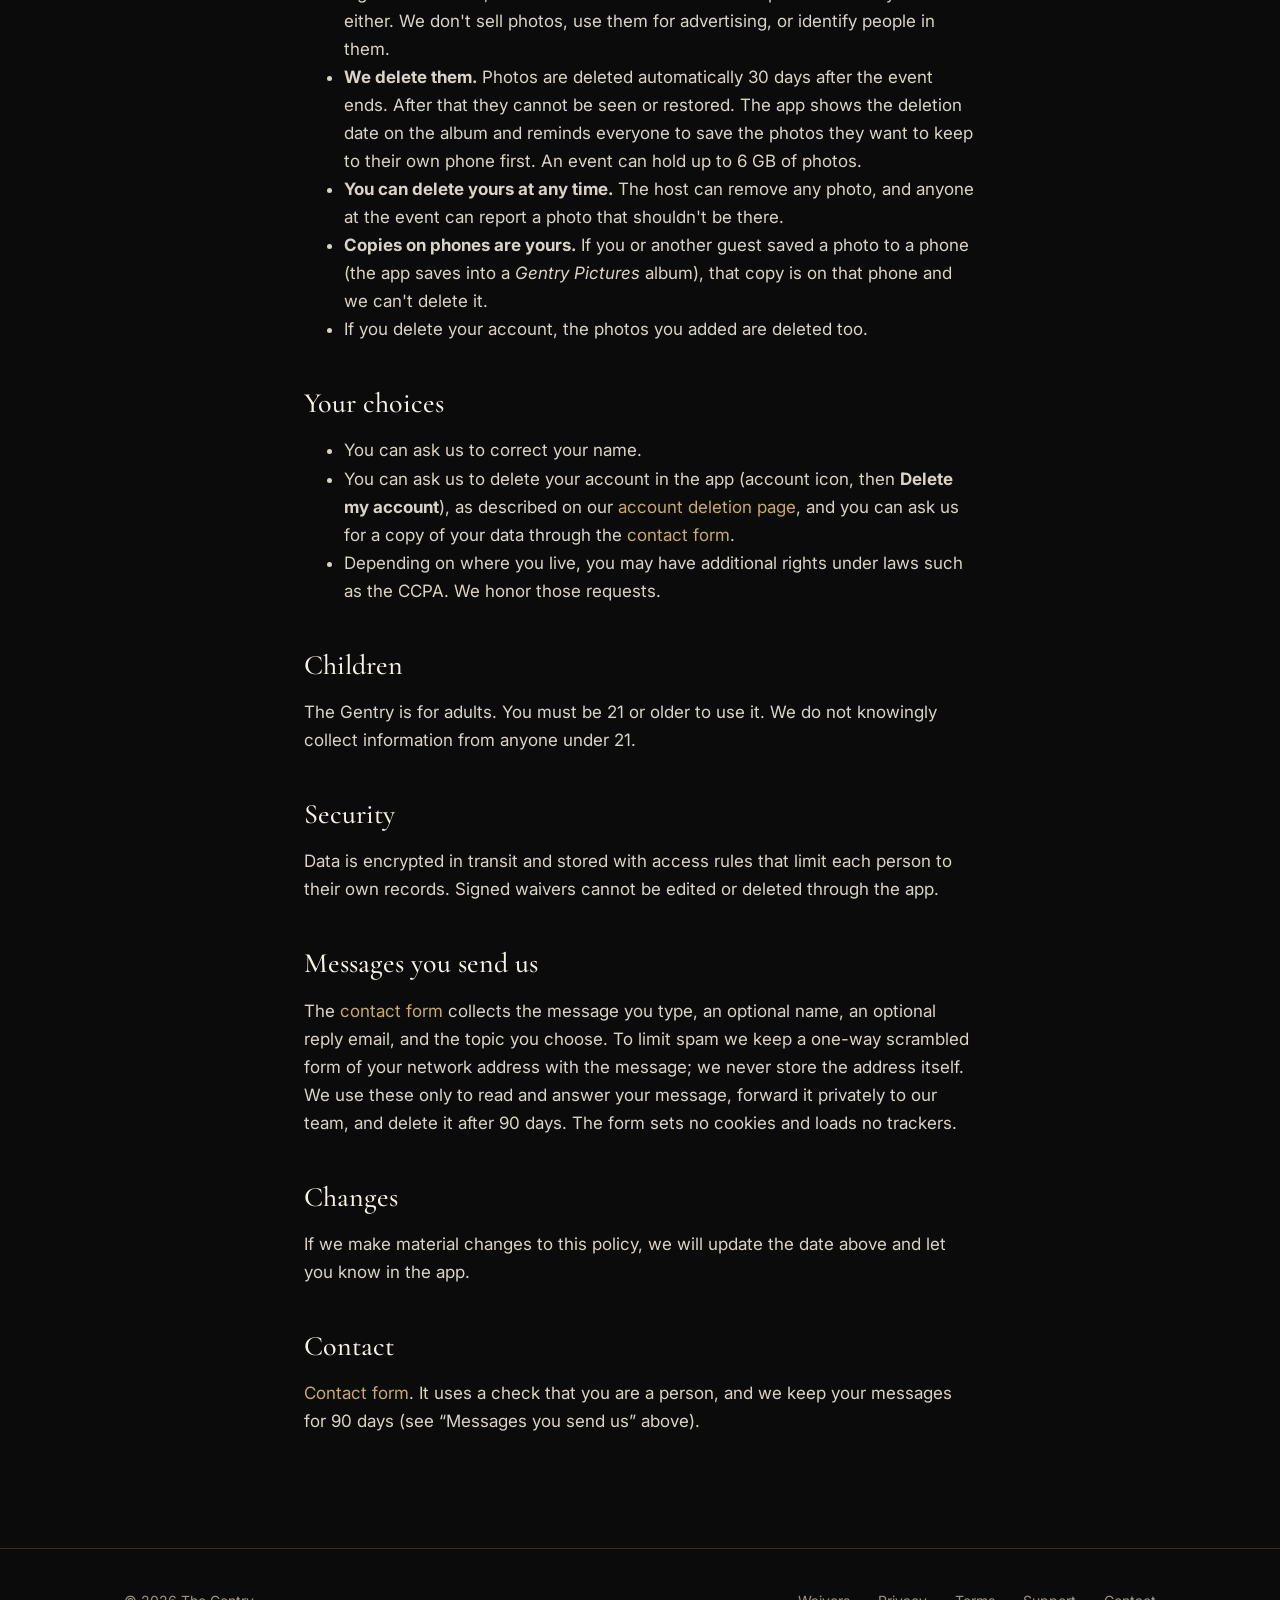
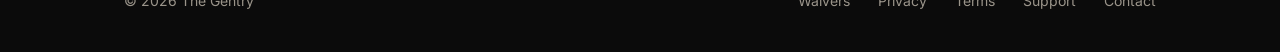
<file: privacy.html>
<!doctype html>
<html lang="en">
<head>
  <meta charset="utf-8">
  <meta name="viewport" content="width=device-width, initial-scale=1">
  <title>Privacy Policy — The Gentry</title>
  <meta name="description" content="How The Gentry collects, uses, and protects your information.">
  <meta name="theme-color" content="#0b0b0b">
  <link rel="icon" href="/favicon-32.png" sizes="32x32" type="image/png">
  <link rel="icon" href="/favicon-192.png" sizes="192x192" type="image/png">
  <link rel="apple-touch-icon" href="/apple-touch-icon.png">
  <link rel="preconnect" href="https://fonts.googleapis.com">
  <link rel="preconnect" href="https://fonts.gstatic.com" crossorigin>
  <link href="https://fonts.googleapis.com/css2?family=Cormorant+Garamond:wght@400;500;600&family=Inter:wght@400;500;600&display=swap" rel="stylesheet">
  <link rel="stylesheet" href="styles.css">
</head>
<body>

<header class="site">
  <div class="wrap">
    <a class="mark" href="/"><small>The</small>Gentry</a>
    <nav>
      <a class="hide-sm" href="/#how">How it works</a>
      <a href="/#faq">FAQ</a>
      <a href="support.html">Support</a>
    </nav>
  </div>
</header>

<main class="doc">
  <div class="wrap narrow">
    <div class="eyebrow">Legal</div>
    <h1>Privacy Policy</h1>
    <p class="muted">Effective October 23, 2026</p>
    <div class="draft">Draft — pending attorney review before public launch.</div>

    <p>The Gentry ("we", "us") makes an app that lets hosts invite guests to private events, collect signed waivers, and confirm arrivals at the door. This policy explains what we collect, why, and the choices you have.</p>

    <h2>What we collect</h2>
    <p><strong>From everyone who uses the app:</strong></p>
    <ul>
      <li>Your email address (from Apple or Google when you use them to sign in, or the one you enter), used to sign you in</li>
      <li>Your full name, entered when you set up your profile</li>
    </ul>
    <p><strong>From hosts:</strong></p>
    <ul>
      <li>Residence names, addresses, and the state used for the waiver's governing law</li>
      <li>Event details (name, date and time, whether alcohol is served, which waiver applies)</li>
      <li>The names and email addresses or mobile numbers of the guests you invite. When you invite from your contacts, only the contact you choose is shared with The Gentry, never your address book.</li>
    </ul>
    <p><strong>From guests who sign a waiver:</strong></p>
    <ul>
      <li>The exact text of the waiver you signed, a fingerprint (hash) of that text, and the time you signed it</li>
      <li>Your typed legal name and an image of your drawn signature</li>
      <li>Your acknowledgments: that you are 21 or older, that you have a safe ride plan, and that you consent to sign electronically</li>
      <li>Basic device information (operating system and version)</li>
    </ul>
    <p><strong>From hosts and guests who use event photos</strong> (only at events where the host has turned photo sharing on): the photos you add, with a small preview of each, the time you added them, and your name beside them. Before a photo leaves your phone we remove its location and camera details.</p>
    <p><strong>At the door:</strong> each time you scan a host's code, we record the time, the event, and whether you were cleared (and if not, why).</p>
    <p>We never ask for a photo of your ID, a selfie, or your date of birth. We use your camera to scan door codes while the scanner is open, and, only at events where the host has turned on photo sharing and only when you choose to take a photo, to take pictures that you then share. We do not run face recognition on any photo, and we do not use photos for advertising. We do not collect your location, contacts, or advertising identifiers.</p>

    <h2>How we use it</h2>
    <ul>
      <li>To sign you in and show you your invitations or events</li>
      <li>To present and record waivers, and to keep an accurate, unaltered record of what was signed</li>
      <li>To decide at the door whether a guest is cleared, and to show the host who has arrived</li>
      <li>To respond to support requests and keep the service secure</li>
    </ul>
    <p>We do not sell your personal information, and we do not use it for advertising.</p>

    <h2>Who can see what</h2>
    <ul>
      <li><strong>Hosts</strong> can see, for their own events only: the names and emails or mobile numbers of invited guests, whether each guest has signed and when, the signed waiver record (including the signature and acknowledgments), and arrival results.</li>
      <li><strong>Guests</strong> can see their own invitations, the waiver for each event, and their own signatures.</li>
      <li>Nobody else can see your events or waivers.</li>
    </ul>

    <h2>Service providers</h2>
    <p>We use Supabase to host our database, sign-in and event photos, and an email provider to deliver sign-in codes. These providers process data on our behalf and only to run the service.</p>

    <h2>Retention</h2>
    <p>Event photos are the exception to the rest of this section: we delete them 30 days after the event ends (see "Event photos" below). Signed waivers are kept for as long as the host's account exists, because their value is as a lasting record. Other account data is kept while your account is active. When you delete your account, we delete your profile and sign-in information. Waivers you signed for someone else's event remain part of that host's records unless the law requires otherwise.</p>

    <h2>Waivers: keeping, revoking, deleting</h2>
    <p>Some waivers cover a residence for the whole year (the waiver says so). We keep a copy of what you signed, with the exact text and when you signed it, because its value is as a record. You control it from <em>My waivers</em>:</p>
    <ul>
      <li><strong>Revoke</strong> a waiver at any time. It stops counting immediately. It doesn't affect events you've already attended.</li>
      <li><strong>Delete</strong> a waiver completely, including your signature and name, as long as no event has relied on it.</li>
      <li>Once an event has relied on a waiver, we keep it on file for the host, as described above. Ask us about erasure through the <a href="/contact.html?topic=privacy">contact form</a>.</li>
    </ul>

    <h2>Event photos</h2>
    <p>Photo sharing is <strong>off unless the host turns it on</strong> for an event.</p>
    <ul>
      <li><strong>Who can see them.</strong> The host, and guests who actually arrived at the event (the door scan turned their screen green). Someone who was invited, or even signed the waiver, but never arrived can't see or add photos. Nobody else can either. We don't sell photos, use them for advertising, or identify people in them.</li>
      <li><strong>We delete them.</strong> Photos are deleted automatically 30 days after the event ends. After that they cannot be seen or restored. The app shows the deletion date on the album and reminds everyone to save the photos they want to keep to their own phone first. An event can hold up to 6 GB of photos.</li>
      <li><strong>You can delete yours at any time.</strong> The host can remove any photo, and anyone at the event can report a photo that shouldn't be there.</li>
      <li><strong>Copies on phones are yours.</strong> If you or another guest saved a photo to a phone (the app saves into a <em>Gentry Pictures</em> album), that copy is on that phone and we can't delete it.</li>
      <li>If you delete your account, the photos you added are deleted too.</li>
    </ul>

    <h2>Your choices</h2>
    <ul>
      <li>You can ask us to correct your name.</li>
      <li>You can ask us to delete your account in the app (account icon, then <strong>Delete my account</strong>), as described on our <a href="delete-account.html">account deletion page</a>, and you can ask us for a copy of your data through the <a href="/contact.html?topic=privacy">contact form</a>.</li>
      <li>Depending on where you live, you may have additional rights under laws such as the CCPA. We honor those requests.</li>
    </ul>

    <h2>Children</h2>
    <p>The Gentry is for adults. You must be 21 or older to use it. We do not knowingly collect information from anyone under 21.</p>

    <h2>Security</h2>
    <p>Data is encrypted in transit and stored with access rules that limit each person to their own records. Signed waivers cannot be edited or deleted through the app.</p>

    <h2>Messages you send us</h2>
    <p>The <a href="/contact.html">contact form</a> collects the message you type, an optional name, an optional reply email, and the topic you choose. To limit spam we keep a one-way scrambled form of your network address with the message; we never store the address itself. We use these only to read and answer your message, forward it privately to our team, and delete it after 90 days. The form sets no cookies and loads no trackers.</p>

    <h2>Changes</h2>
    <p>If we make material changes to this policy, we will update the date above and let you know in the app.</p>

    <h2>Contact</h2>
    <p><a href="/contact.html?topic=privacy">Contact form</a>. It uses a check that you are a person, and we keep your messages for 90 days (see “Messages you send us” above).</p>
  </div>
</main>

<footer class="site">
  <div class="wrap">
    <span>© 2026 The Gentry</span>
    <span>
      <a href="/waivers/">Waivers</a>
      <a href="privacy.html">Privacy</a>
      <a href="terms.html">Terms</a>
      <a href="support.html">Support</a>
    <a href="contact.html">Contact</a>
    </span>
  </div>
</footer>
</body>
</html>
</file>
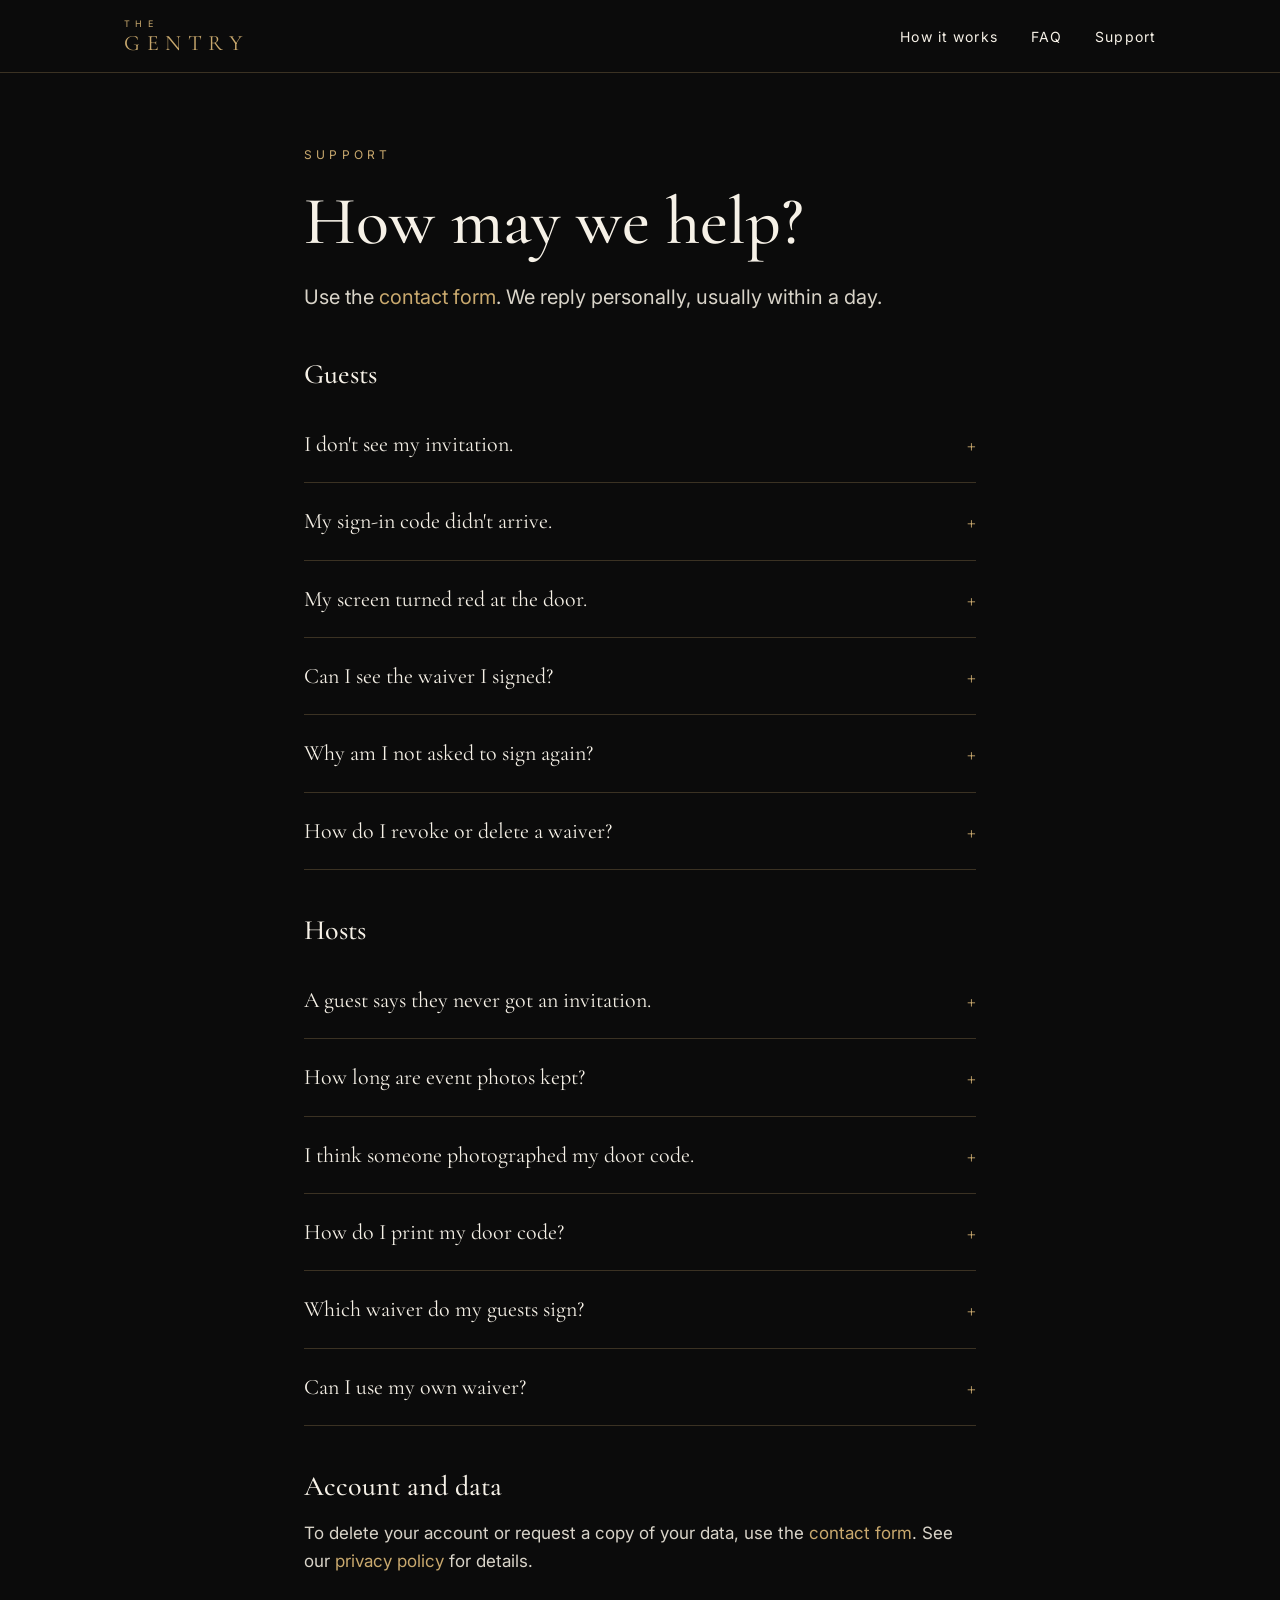
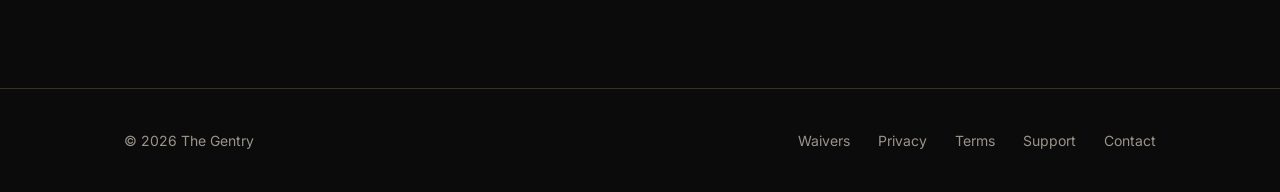
<file: support.html>
<!doctype html>
<html lang="en">
<head>
  <meta charset="utf-8">
  <meta name="viewport" content="width=device-width, initial-scale=1">
  <title>Support — The Gentry</title>
  <meta name="description" content="Help with The Gentry app.">
  <meta name="theme-color" content="#0b0b0b">
  <link rel="icon" href="/favicon-32.png" sizes="32x32" type="image/png">
  <link rel="icon" href="/favicon-192.png" sizes="192x192" type="image/png">
  <link rel="apple-touch-icon" href="/apple-touch-icon.png">
  <link rel="preconnect" href="https://fonts.googleapis.com">
  <link rel="preconnect" href="https://fonts.gstatic.com" crossorigin>
  <link href="https://fonts.googleapis.com/css2?family=Cormorant+Garamond:wght@400;500;600&family=Inter:wght@400;500;600&display=swap" rel="stylesheet">
  <link rel="stylesheet" href="styles.css">
</head>
<body>

<header class="site">
  <div class="wrap">
    <a class="mark" href="/"><small>The</small>Gentry</a>
    <nav>
      <a class="hide-sm" href="/#how">How it works</a>
      <a href="/#faq">FAQ</a>
      <a href="support.html">Support</a>
    </nav>
  </div>
</header>

<main class="doc">
  <div class="wrap narrow">
    <div class="eyebrow">Support</div>
    <h1>How may we help?</h1>
    <p class="lede">Use the <a href="/contact.html?topic=support">contact form</a>. We reply personally, usually within a day.</p>

    <h2>Guests</h2>
    <details>
      <summary>I don't see my invitation.</summary>
      <p>If you were invited by text, tap the link in the message, or open The Gentry, tap <strong>Have an invitation code?</strong>, and enter the code from the text. If you were invited by email, invitations are matched by email. Make sure you signed in with the same email address your host used. If they used a different one, ask them to add the address you use.</p>
    </details>
    <details>
      <summary>My sign-in code didn't arrive.</summary>
      <p>Check your spam or promotions folder for a message from The Gentry. Codes expire after an hour; tap "Email me a code" to request a new one.</p>
    </details>
    <details>
      <summary>My screen turned red at the door.</summary>
      <p>The red screen shows the reason. "Waiver not signed" means you can sign right there, under Attending. "Not on the guest list" means the host invited a different email address. "Event is not active right now" means the code is being used too early or too late.</p>
    </details>
    <details>
      <summary>Can I see the waiver I signed?</summary>
      <p>Yes. Request a copy through the <a href="/contact.html?topic=support">contact form</a>.</p>
    </details>

    <details>
      <summary>Why am I not asked to sign again?</summary>
      <p>Some hosts choose "guests sign once for the year". If you've already signed a waiver for a residence this year, it covers other gatherings there through December 31, as long as the host uses the same waiver. Your invitation says "Waiver on file through" and the date.</p>
    </details>
    <details>
      <summary>How do I revoke or delete a waiver?</summary>
      <p>Tap the account icon at the top right, then <strong>My waivers</strong>. <strong>Revoke</strong> stops it counting right away (you'll sign again before your next event). <strong>Delete completely</strong> erases it, and is available when no event has relied on it yet.</p>
    </details>

    <h2>Hosts</h2>
    <details>
      <summary>A guest says they never got an invitation.</summary>
      <p>Invitations sent from your contacts go out as a text from your own phone. Open the event and tap the guest to resend it. Guests invited by email don't receive a message; let them know to download The Gentry and sign in with the email address you added.</p>
    </details>
    <details>
      <summary>How long are event photos kept?</summary>
      <p>Photo sharing is off unless the host turns it on. When it's on, only the host and guests who actually arrived (scanned in at the door) can see and add photos, and photos are deleted automatically 30 days after the event ends, and the album shows the exact date. Before then, open a photo and tap Save (or use "Save all to my phone") to keep a copy in your Gentry Pictures album. You can delete your own photos at any time, the host can remove any photo, and you can report a photo that shouldn't be there.</p>
    </details>
      <details>
      <summary>I think someone photographed my door code.</summary>
      <p>Open the event, tap the code icon, then tap the refresh button. The old code stops working immediately, including any printed copies; print the new one. If you're at the door with your phone, turn on <strong>Live code</strong>: it changes every 30 seconds, so photos of it stop working almost at once.</p>
    </details>
    <details>
      <summary>How do I print my door code?</summary>
      <p>Open the event, tap the code icon, then <strong>Save / print this code</strong>. Save the image or send it to your printer. Place it by the entrance, or in a few spots around the house.</p>
    </details>
    <details>
      <summary>Which waiver do my guests sign?</summary>
      <p>The one written for your residence's state, where we have one (Nevada, California, Utah and Arizona so far), otherwise our standard release. You can switch it when you create the event. For "sign once for the year", leave the switch on; for a single party, turn it off. Please have a lawyer in your state review the waiver you use.</p>
    </details>
    <details>
      <summary>Can I use my own waiver?</summary>
      <p>Custom waivers are coming soon. For now every event uses The Gentry standard release for private gatherings.</p>
    </details>

    <h2>Account and data</h2>
    <p>To delete your account or request a copy of your data, use the <a href="/contact.html?topic=privacy">contact form</a>. See our <a href="privacy.html">privacy policy</a> for details.</p>
  </div>
</main>

<footer class="site">
  <div class="wrap">
    <span>© 2026 The Gentry</span>
    <span>
      <a href="/waivers/">Waivers</a>
      <a href="privacy.html">Privacy</a>
      <a href="terms.html">Terms</a>
      <a href="support.html">Support</a>
    <a href="contact.html">Contact</a>
    </span>
  </div>
</footer>
</body>
</html>
</file>
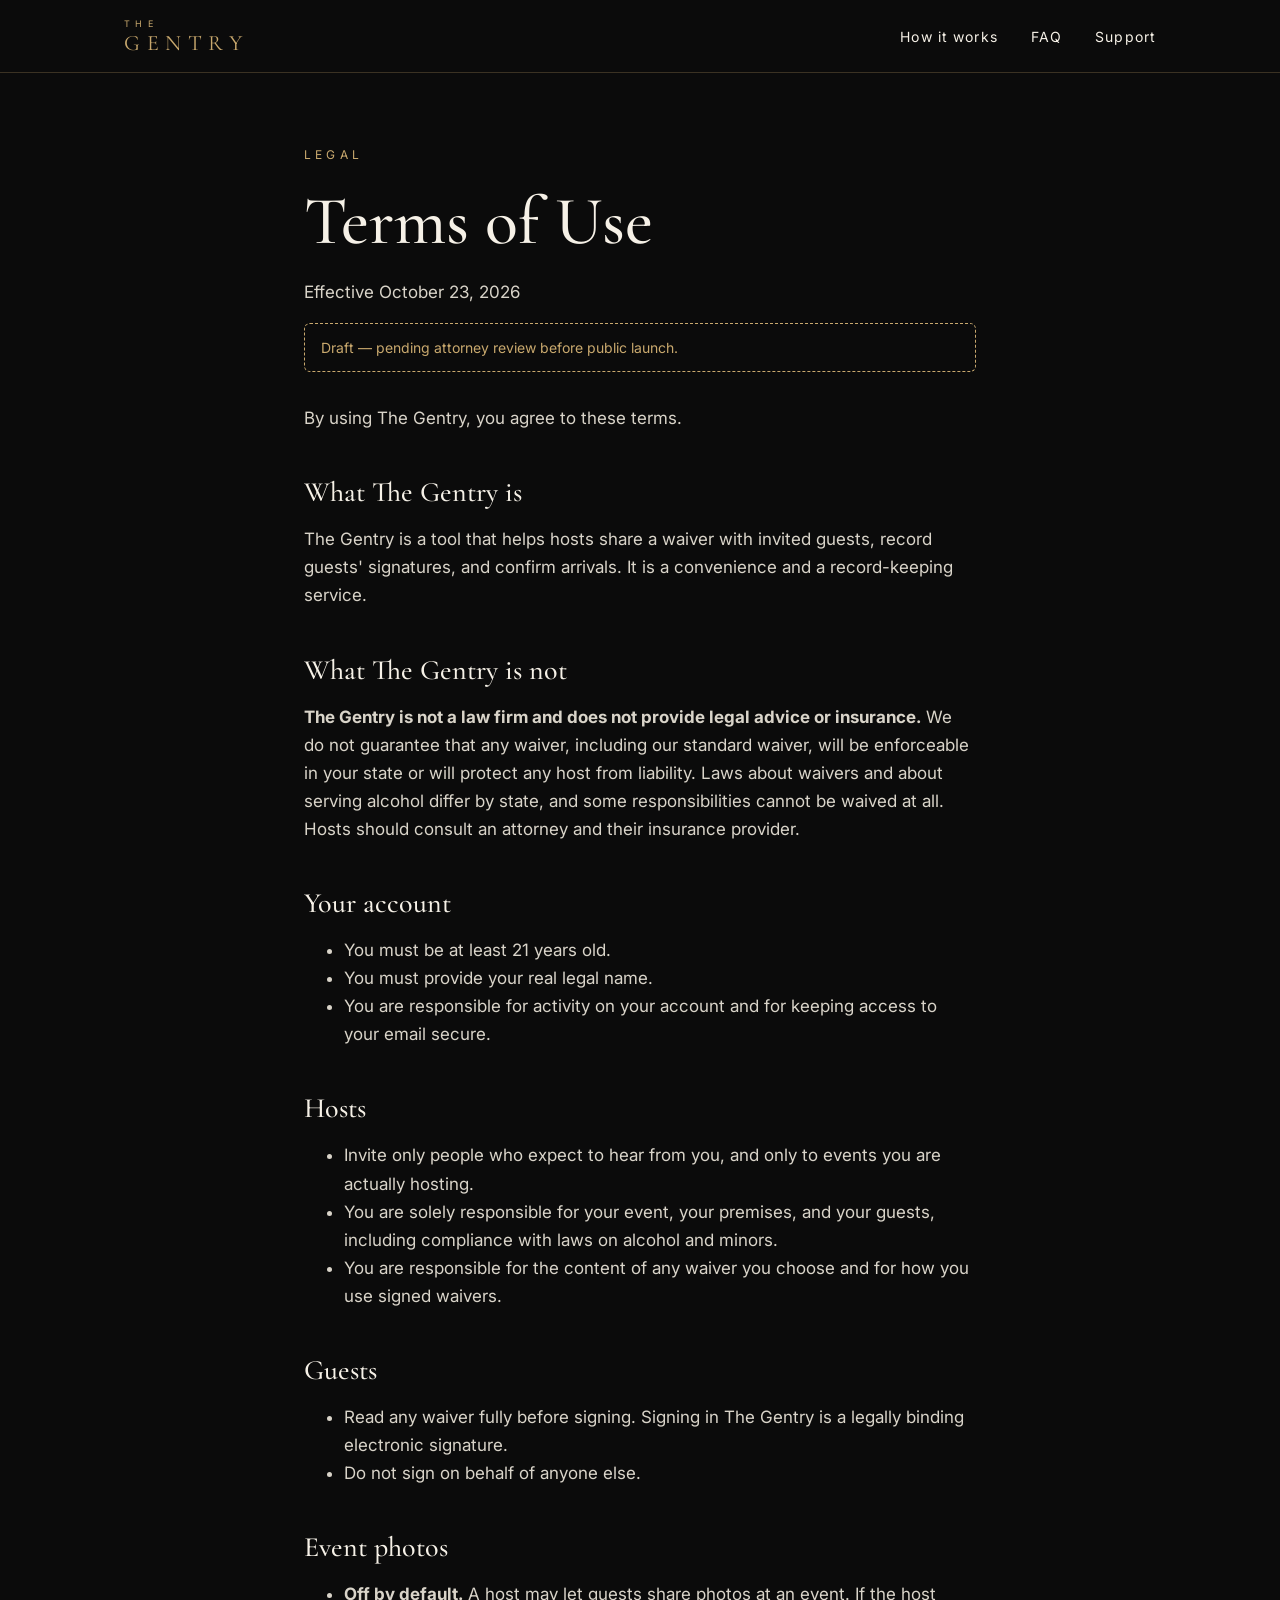
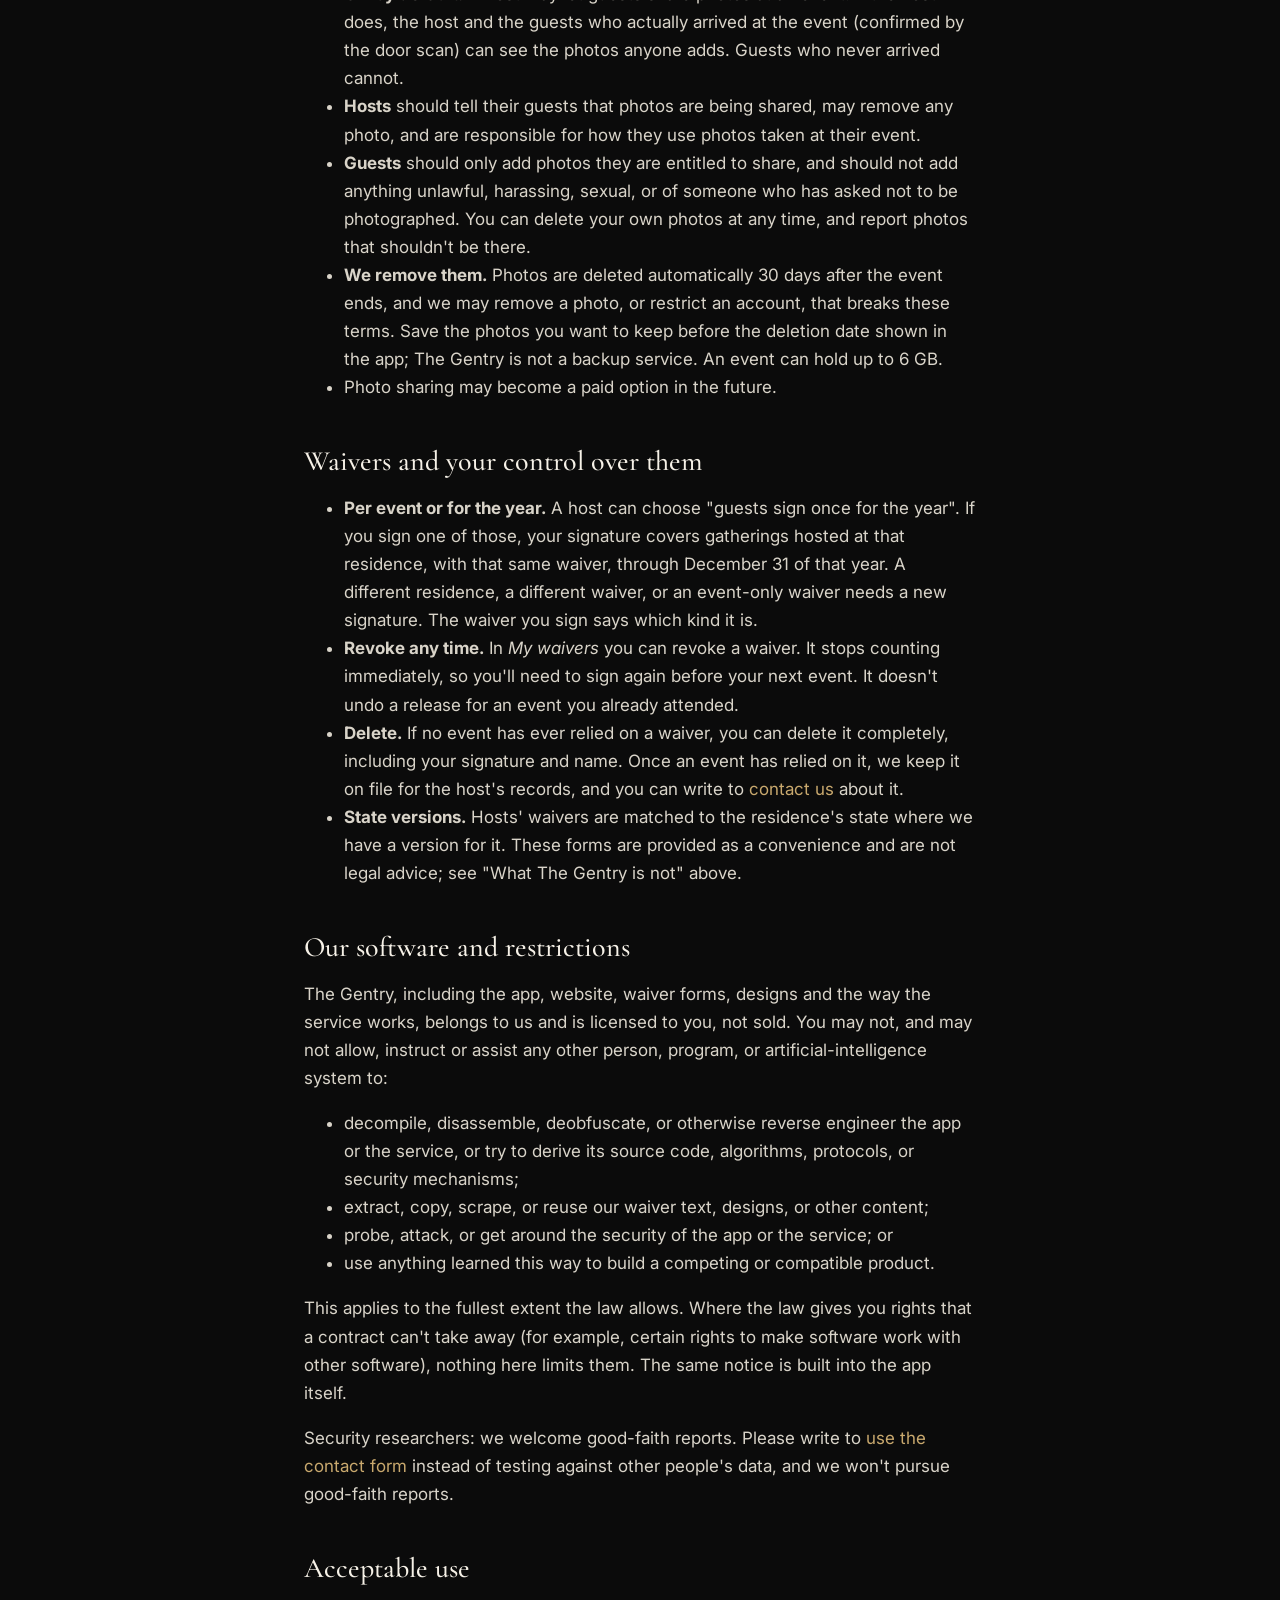
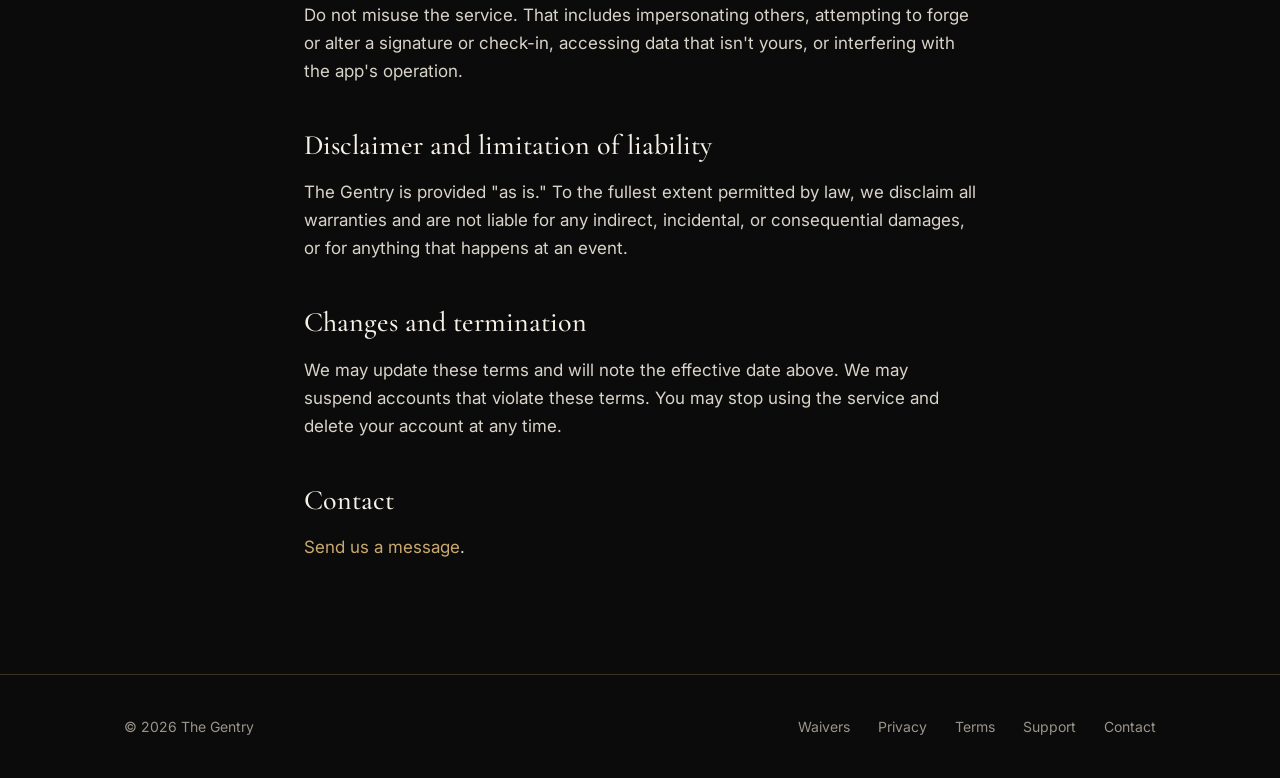
<file: terms.html>
<!doctype html>
<html lang="en">
<head>
  <meta charset="utf-8">
  <meta name="viewport" content="width=device-width, initial-scale=1">
  <title>Terms of Use — The Gentry</title>
  <meta name="description" content="The terms for using The Gentry app.">
  <meta name="theme-color" content="#0b0b0b">
  <link rel="icon" href="/favicon-32.png" sizes="32x32" type="image/png">
  <link rel="icon" href="/favicon-192.png" sizes="192x192" type="image/png">
  <link rel="apple-touch-icon" href="/apple-touch-icon.png">
  <link rel="preconnect" href="https://fonts.googleapis.com">
  <link rel="preconnect" href="https://fonts.gstatic.com" crossorigin>
  <link href="https://fonts.googleapis.com/css2?family=Cormorant+Garamond:wght@400;500;600&family=Inter:wght@400;500;600&display=swap" rel="stylesheet">
  <link rel="stylesheet" href="styles.css">
</head>
<body>

<header class="site">
  <div class="wrap">
    <a class="mark" href="/"><small>The</small>Gentry</a>
    <nav>
      <a class="hide-sm" href="/#how">How it works</a>
      <a href="/#faq">FAQ</a>
      <a href="support.html">Support</a>
    </nav>
  </div>
</header>

<main class="doc">
  <div class="wrap narrow">
    <div class="eyebrow">Legal</div>
    <h1>Terms of Use</h1>
    <p class="muted">Effective October 23, 2026</p>
    <div class="draft">Draft — pending attorney review before public launch.</div>

    <p>By using The Gentry, you agree to these terms.</p>

    <h2>What The Gentry is</h2>
    <p>The Gentry is a tool that helps hosts share a waiver with invited guests, record guests' signatures, and confirm arrivals. It is a convenience and a record-keeping service.</p>

    <h2>What The Gentry is not</h2>
    <p><strong>The Gentry is not a law firm and does not provide legal advice or insurance.</strong> We do not guarantee that any waiver, including our standard waiver, will be enforceable in your state or will protect any host from liability. Laws about waivers and about serving alcohol differ by state, and some responsibilities cannot be waived at all. Hosts should consult an attorney and their insurance provider.</p>

    <h2>Your account</h2>
    <ul>
      <li>You must be at least 21 years old.</li>
      <li>You must provide your real legal name.</li>
      <li>You are responsible for activity on your account and for keeping access to your email secure.</li>
    </ul>

    <h2>Hosts</h2>
    <ul>
      <li>Invite only people who expect to hear from you, and only to events you are actually hosting.</li>
      <li>You are solely responsible for your event, your premises, and your guests, including compliance with laws on alcohol and minors.</li>
      <li>You are responsible for the content of any waiver you choose and for how you use signed waivers.</li>
    </ul>

    <h2>Guests</h2>
    <ul>
      <li>Read any waiver fully before signing. Signing in The Gentry is a legally binding electronic signature.</li>
      <li>Do not sign on behalf of anyone else.</li>
    </ul>

    <h2>Event photos</h2>
    <ul>
      <li><strong>Off by default.</strong> A host may let guests share photos at an event. If the host does, the host and the guests who actually arrived at the event (confirmed by the door scan) can see the photos anyone adds. Guests who never arrived cannot.</li>
      <li><strong>Hosts</strong> should tell their guests that photos are being shared, may remove any photo, and are responsible for how they use photos taken at their event.</li>
      <li><strong>Guests</strong> should only add photos they are entitled to share, and should not add anything unlawful, harassing, sexual, or of someone who has asked not to be photographed. You can delete your own photos at any time, and report photos that shouldn't be there.</li>
      <li><strong>We remove them.</strong> Photos are deleted automatically 30 days after the event ends, and we may remove a photo, or restrict an account, that breaks these terms. Save the photos you want to keep before the deletion date shown in the app; The Gentry is not a backup service. An event can hold up to 6 GB.</li>
      <li>Photo sharing may become a paid option in the future.</li>
    </ul>

    <h2>Waivers and your control over them</h2>
    <ul>
      <li><strong>Per event or for the year.</strong> A host can choose "guests sign once for the year". If you sign one of those, your signature covers gatherings hosted at that residence, with that same waiver, through December 31 of that year. A different residence, a different waiver, or an event-only waiver needs a new signature. The waiver you sign says which kind it is.</li>
      <li><strong>Revoke any time.</strong> In <em>My waivers</em> you can revoke a waiver. It stops counting immediately, so you'll need to sign again before your next event. It doesn't undo a release for an event you already attended.</li>
      <li><strong>Delete.</strong> If no event has ever relied on a waiver, you can delete it completely, including your signature and name. Once an event has relied on it, we keep it on file for the host's records, and you can write to <a href="/contact.html?topic=privacy">contact us</a> about it.</li>
      <li><strong>State versions.</strong> Hosts' waivers are matched to the residence's state where we have a version for it. These forms are provided as a convenience and are not legal advice; see "What The Gentry is not" above.</li>
    </ul>

    <h2>Our software and restrictions</h2>
    <p>The Gentry, including the app, website, waiver forms, designs and the way the service works, belongs to us and is licensed to you, not sold. You may not, and may not allow, instruct or assist any other person, program, or artificial-intelligence system to:</p>
    <ul>
      <li>decompile, disassemble, deobfuscate, or otherwise reverse engineer the app or the service, or try to derive its source code, algorithms, protocols, or security mechanisms;</li>
      <li>extract, copy, scrape, or reuse our waiver text, designs, or other content;</li>
      <li>probe, attack, or get around the security of the app or the service; or</li>
      <li>use anything learned this way to build a competing or compatible product.</li>
    </ul>
    <p>This applies to the fullest extent the law allows. Where the law gives you rights that a contract can't take away (for example, certain rights to make software work with other software), nothing here limits them. The same notice is built into the app itself.</p>
    <p>Security researchers: we welcome good-faith reports. Please write to <a href="/contact.html?topic=security">use the contact form</a> instead of testing against other people's data, and we won't pursue good-faith reports.</p>

    <h2>Acceptable use</h2>
    <p>Do not misuse the service. That includes impersonating others, attempting to forge or alter a signature or check-in, accessing data that isn't yours, or interfering with the app's operation.</p>

    <h2>Disclaimer and limitation of liability</h2>
    <p>The Gentry is provided "as is." To the fullest extent permitted by law, we disclaim all warranties and are not liable for any indirect, incidental, or consequential damages, or for anything that happens at an event.</p>

    <h2>Changes and termination</h2>
    <p>We may update these terms and will note the effective date above. We may suspend accounts that violate these terms. You may stop using the service and delete your account at any time.</p>

    <h2>Contact</h2>
    <p><a href="/contact.html?topic=general">Send us a message</a>.</p>
  </div>
</main>

<footer class="site">
  <div class="wrap">
    <span>© 2026 The Gentry</span>
    <span>
      <a href="/waivers/">Waivers</a>
      <a href="privacy.html">Privacy</a>
      <a href="terms.html">Terms</a>
      <a href="support.html">Support</a>
    <a href="contact.html">Contact</a>
    </span>
  </div>
</footer>
</body>
</html>
</file>
<file: styles.css>
:root {
  --black: #0b0b0b;
  --black-2: #141414;
  --gold: #c9a96e;
  --gold-soft: rgba(201, 169, 110, 0.25);
  --ivory: #f6f1e7;
  --muted: #9a948a;
  /* Door-check colors, toned down for the site (the app itself uses full brightness). */
  --go: #0e6e3f;
  --stop: #8e2121;
  --go-text: #63b98b;
  --stop-text: #d4837f;
  --serif: "Cormorant Garamond", Georgia, "Times New Roman", serif;
  --sans: "Inter", -apple-system, BlinkMacSystemFont, "Segoe UI", Roboto, sans-serif;
}

* { box-sizing: border-box; }

html { scroll-behavior: smooth; }

body {
  margin: 0;
  background: var(--black);
  color: var(--ivory);
  font-family: var(--sans);
  font-size: 17px;
  line-height: 1.65;
  -webkit-font-smoothing: antialiased;
}

a { color: var(--gold); text-decoration: none; }
a:hover { text-decoration: underline; }

.wrap { max-width: 1080px; margin: 0 auto; padding: 0 24px; }
.narrow { max-width: 720px; }

/* Header */
header.site {
  border-bottom: 1px solid var(--gold-soft);
}
header.site .wrap {
  display: flex;
  align-items: center;
  justify-content: space-between;
  height: 72px;
}
.mark {
  font-family: var(--serif);
  color: var(--gold);
  letter-spacing: 0.3em;
  font-size: 22px;
  line-height: 1;
  text-transform: uppercase;
}
.mark small {
  display: block;
  font-family: var(--sans);
  font-size: 9px;
  letter-spacing: 0.6em;
  margin-bottom: 4px;
}
.mark:hover { text-decoration: none; }
nav a {
  color: var(--ivory);
  margin-left: 28px;
  font-size: 14px;
  letter-spacing: 0.08em;
}
nav a:hover { color: var(--gold); text-decoration: none; }

/* Type */
h1, h2, h3 { font-family: var(--serif); font-weight: 500; line-height: 1.15; margin: 0 0 16px; }
h1 { font-size: clamp(42px, 6vw, 68px); }
h2 { font-size: clamp(32px, 4vw, 44px); }
h3 { font-size: 26px; color: var(--gold); }
.eyebrow {
  color: var(--gold);
  font-size: 12px;
  letter-spacing: 0.35em;
  text-transform: uppercase;
  margin-bottom: 18px;
}
.lede { font-size: 20px; color: #d9d4c9; max-width: 34em; }
.muted { color: var(--muted); }
.rule { width: 48px; height: 1px; background: var(--gold); border: 0; margin: 28px 0; }

/* Hero */
.hero { padding: 96px 0 72px; }
.hero .wrap { display: grid; grid-template-columns: 1.2fr 1fr; gap: 64px; align-items: center; }
.badges { display: flex; gap: 12px; flex-wrap: wrap; margin-top: 32px; }
.badge {
  border: 1px solid var(--gold);
  color: var(--gold);
  padding: 12px 20px;
  border-radius: 6px;
  font-size: 14px;
  letter-spacing: 0.08em;
}

.badge-link { text-decoration: none; background: var(--gold); color: #0b0b0b; font-weight: 600; }
.badge-link:hover, .badge-link:focus-visible { filter: brightness(1.1); }

/* Phone mock */
.phones { display: flex; justify-content: center; gap: 20px; }
.phone {
  width: 190px;
  height: 390px;
  border-radius: 34px;
  border: 8px solid #05090f;
  box-shadow: 0 30px 60px rgba(0, 0, 0, 0.45), 0 0 0 1px var(--gold-soft);
  display: flex;
  flex-direction: column;
  align-items: center;
  justify-content: center;
  text-align: center;
  color: #fff;
  font-family: var(--sans);
}
.phone.go { background: linear-gradient(160deg, #13804b, var(--go) 70%); }
.phone.stop { background: linear-gradient(160deg, #a12828, var(--stop) 70%); margin-top: 48px; }
.phone .ring {
  width: 74px; height: 74px; border: 4px solid #fff; border-radius: 50%;
  display: flex; align-items: center; justify-content: center;
  font-size: 40px; font-weight: 700; margin-bottom: 16px;
  animation: pulse 1.8s ease-in-out infinite;
}
.phone strong { font-size: 17px; letter-spacing: 0.15em; }
.phone span { font-size: 13px; opacity: 0.95; }
.phone .clock { margin-top: 14px; font-weight: 700; font-size: 18px; font-variant-numeric: tabular-nums; }
@keyframes pulse { 50% { transform: scale(1.1); } }
@media (prefers-reduced-motion: reduce) { .phone .ring { animation: none; } }

/* Sections */
section { padding: 88px 0; }
section.alt { background: var(--black-2); border-top: 1px solid var(--gold-soft); border-bottom: 1px solid var(--gold-soft); }
.grid-3 { display: grid; grid-template-columns: repeat(3, 1fr); gap: 40px; margin-top: 48px; }
.grid-2 { display: grid; grid-template-columns: 1fr 1fr; gap: 56px; margin-top: 48px; }
.step-no { font-family: var(--serif); color: var(--gold); font-size: 44px; line-height: 1; }
.card {
  border: 1px solid var(--gold-soft);
  border-radius: 8px;
  padding: 32px;
  background: rgba(255, 255, 255, 0.015);
}
.card ul { padding-left: 18px; margin: 0; }
.card li { margin-bottom: 8px; }

/* Quote band */
.band { text-align: center; padding: 96px 0; }
.band p { font-family: var(--serif); font-size: clamp(28px, 3.5vw, 40px); max-width: 22em; margin: 0 auto; line-height: 1.3; }

/* FAQ */
details { border-bottom: 1px solid var(--gold-soft); padding: 20px 0; }
details summary { cursor: pointer; font-family: var(--serif); font-size: 22px; list-style: none; }
details summary::-webkit-details-marker { display: none; }
details summary::after { content: "+"; float: right; color: var(--gold); }
details[open] summary::after { content: "–"; }
details p { margin: 12px 0 0; color: #d9d4c9; }

/* Legal pages */
.doc { padding: 72px 0 96px; }
.doc h2 { font-size: 28px; margin-top: 44px; }
.doc p, .doc li { color: #d9d4c9; }
.draft {
  border: 1px dashed var(--gold);
  color: var(--gold);
  padding: 12px 16px;
  border-radius: 6px;
  font-size: 14px;
  margin-bottom: 32px;
}

/* Footer */
footer.site { border-top: 1px solid var(--gold-soft); padding: 40px 0; font-size: 14px; color: var(--muted); }
footer.site .wrap { display: flex; justify-content: space-between; flex-wrap: wrap; gap: 16px; }
footer.site a { color: var(--muted); margin-left: 24px; }
footer.site a:first-child { margin-left: 0; }

@media (max-width: 820px) {
  .hero { padding: 56px 0 40px; }
  .hero .wrap, .grid-2, .grid-3 { grid-template-columns: 1fr; gap: 40px; }
  nav a { margin-left: 16px; }
  nav a.hide-sm { display: none; }
  section { padding: 64px 0; }
  .phone { width: 150px; height: 310px; border-radius: 28px; }
  .phone .ring { width: 58px; height: 58px; font-size: 30px; }
}

/* Contact form */
.form { margin-top: 36px; }
.form .field { margin: 0 0 22px; border: 0; padding: 0; }
.form label, .form legend { display: block; font-size: 14px; letter-spacing: .02em; color: #d9d4c9; margin-bottom: 8px; padding: 0; }
.form .opt, .form .help { color: var(--muted); }
.form .req { color: var(--gold); }
.form .help, .form .err { font-size: 13px; margin: 6px 0 0; }
.form .err { color: var(--stop-text); }
.form input[type=text], .form input[type=email], .form select, .form textarea {
  width: 100%; box-sizing: border-box; font: inherit; font-size: 16px; color: var(--ivory);
  background: #141414; border: 1px solid var(--gold-soft); border-radius: 8px; padding: 12px 14px; }
.form textarea { resize: vertical; min-height: 140px; }
.form input:focus, .form select:focus, .form textarea:focus, .form .btn:focus-visible { outline: 2px solid var(--gold); outline-offset: 2px; }
.form [aria-invalid=true] { border-color: var(--stop-text); }
.form input[readonly] { color: var(--muted); }
.form .hp { position: absolute; left: -10000px; width: 1px; height: 1px; overflow: hidden; }
.captcha { margin-top: 8px; }
.captcha-box { min-height: 78px; margin-bottom: 14px; }
.captcha-img { display: block; border-radius: 8px; background: #f6f1e7; max-width: 100%; height: auto; }
.captcha-q { font-family: var(--serif); font-size: 22px; margin: 0; }
.captcha-actions { display: flex; flex-wrap: wrap; gap: 10px; margin-top: 12px; }
.form .btn { font: inherit; cursor: pointer; border-radius: 999px; border: 1px solid var(--gold); background: transparent; color: var(--ivory); padding: 12px 26px; }
.form .btn.small { padding: 8px 16px; font-size: 14px; border-color: var(--gold-soft); }
.form .btn.primary { background: var(--gold); color: var(--black); font-weight: 600; }
.form .btn:disabled { opacity: .5; cursor: not-allowed; }
.form-status { margin: 0 0 22px; }
.form-status.ok, .form-status.bad { padding: 14px 16px; border-radius: 8px; border: 1px solid; }
.form-status.ok { border-color: var(--go-text); color: var(--go-text); }
.form-status.bad { border-color: var(--stop-text); color: var(--stop-text); }
.fine { font-size: 13px; color: var(--muted); margin-top: 28px; }
</file>
